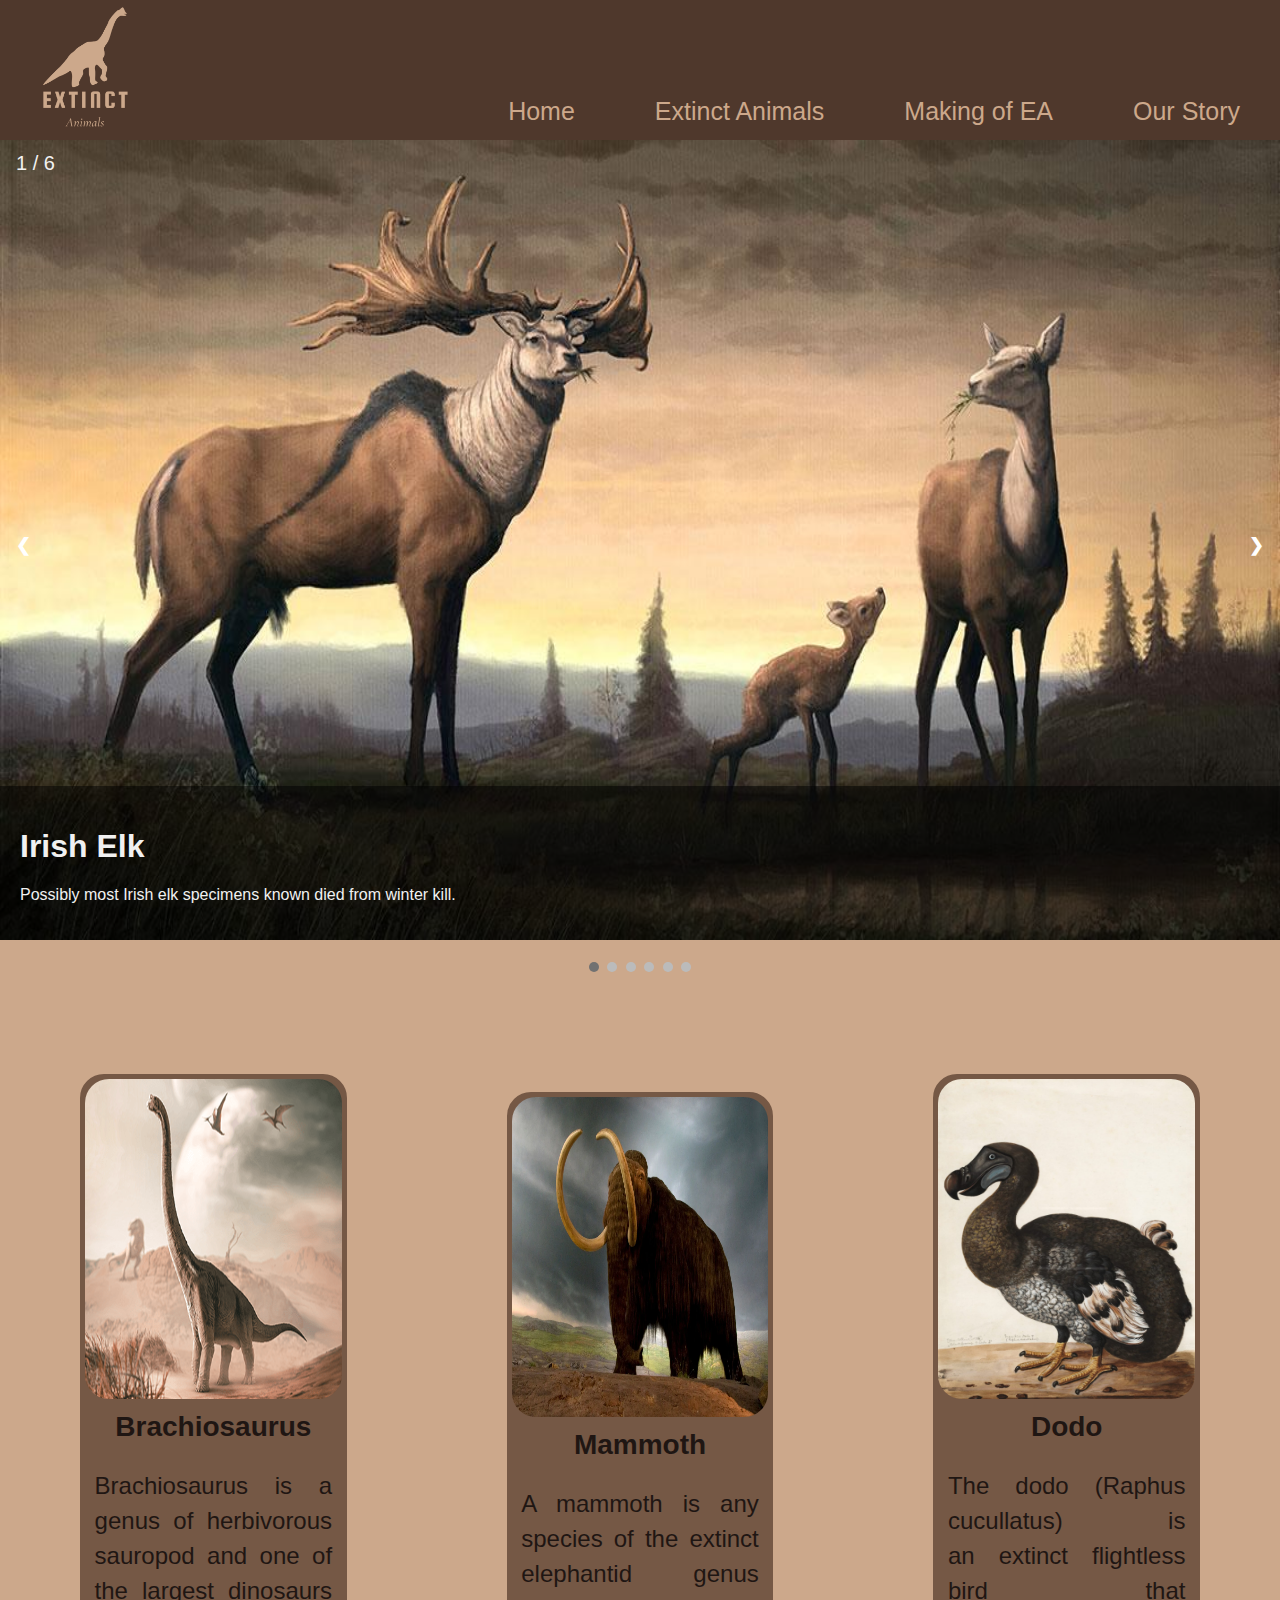
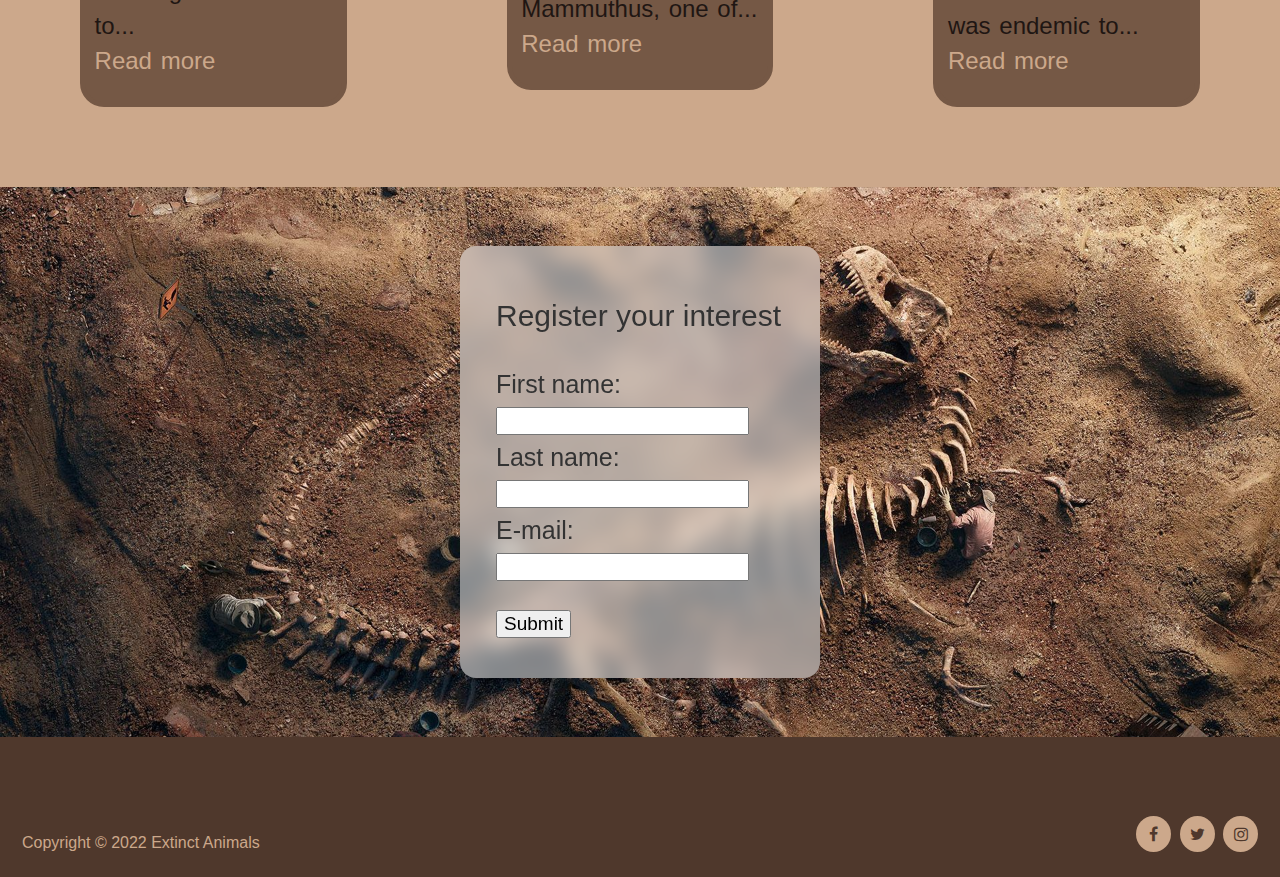
<file: index.html>
<!--Resolution 1920x1080-->
<!--Shooq Janahi 202001753, Nada Alawadhi 202100024, Rabab Abbas 202203500-->
<html>
    <head>
        <title>Extinct Animals</title>
        <link rel="stylesheet" href="style.css">
        <!-- style for social media icons-->
        <link rel="stylesheet" href="https://cdnjs.cloudflare.com/ajax/libs/font-awesome/4.7.0/css/font-awesome.min.css">
    </head>
    
    <body>
        <!--this is the header. all pages have the same header-->
        <div id="Header">
            <!--logo-->
            <img src="images/logo.png" alt="Brontosaurus dinosaur logo">
            <div id="showname"></div>
            <!--this is where the Navigation bar start-->
            <div class="navbar">
                <a href="index.html">Home</a>
                <!--a drop down menu which contain the subTopic pages-->
                <div class="dropdown">
                    <button class="dropbtn" onclick="DD_Function()">Extinct Animals</button> <!--the title of the dropdown-->
                    <div class="dropdown-content" id="myDropdown">
                        <a href="Brachiosaurus.html">Brachiosaurus</a>
                        <a href="Mammoth.html">Mammoth</a>
                        <a href="dodo.html">Dodo</a>
                    </div>
                </div> 
                <a href="Making%20Of%20EA.html">Making of EA</a>
                <a href="Our%20Story.html">Our Story</a>
            </div>
        </div> 
            <!--explaining the website overview though a slideshow-->
         <div class="Slideshow_Container">
             <!-- one picture of slide show-->
             <div class="MySlides fade">
                <div class="Number_Text">1 / 6</div> <!--each picture is numbered to tell the user the amout of pictures he has left to go thourgh-->
                <img class="slideshow-img" src="images/Irish_Elk.jpeg" alt="Irish Elk">
                <div class="content">
                    <h1>Irish Elk</h1> <!--the name of the animal-->
                    <p>Possibly most Irish elk specimens known died from winter kill.</p> <!--A thesis statement that puts the main idea of their nature-->
                </div>
            </div>
                <!-- the second picture-->
            <div class="MySlides fade">
                <div class="Number_Text">2 / 6</div> <!--each picture is numbered to tell the user the amout of pictures he has left to go thourgh-->
                <img class="slideshow-img" src="images/Tyrannosaurus.png" alt="Tyrannosaurus">
                <div class="content">
                    <h1>Tyrannosaurus</h1> <!--the name of the animal-->
                    <p>This animal had a mouth full of serrated teeth.</p> <!--A thesis statement that puts the main idea of their nature-->
                </div>
            </div>
             <!--the third picture-->
            <div class="MySlides fade">
                <div class="Number_Text">3 / 6</div> <!--each picture is numbered to tell the user the amout of pictures he has left to go thourgh-->
                <img class="slideshow-img" src="images/Nasutoceratops.jpeg" alt="Nasutoceratops">
                <div class="content">
                    <h1>Nasutoceratops</h1>  <!--the name of the animal-->
                    <p>Due to their heavier built size they lacked fast mobilization</p> <!--A thesis statement that puts the main idea of their nature-->
                </div>
            </div>
            <!--the fourth picture-->
            <div class="MySlides fade">
                <div class="Number_Text">4 / 6</div> <!--each picture is numbered to tell the user the amout of pictures he has left to go thourgh-->
                <img class="slideshow-img" src="images/Great_auk.jpeg" alt="Great auk">
                <div class="content">
                    <h1>Great auk</h1> <!--the name of the animal-->
                    <p>This animal had a thick fat layer which helped protect them from the severely cold conditions where it lived.</p> <!--A thesis statement that puts the main idea of their nature-->
                </div>
            </div>
           <!-- the fifth picture-->
            <div class="MySlides fade">
                <div class="Number_Text">5 / 6</div> <!--each picture is numbered to tell the user the amout of pictures he has left to go thourgh-->
                <img class="slideshow-img" src="images/Western_black_rhinoceros.jpeg" alt="Western black rhinoceros">
                <div class="content">
                    <h1>Western black rhinoceros</h1>  <!--the name of the animal-->
                    <p>The Western black rhino has two large horns, with the front horn being the largest of the two.</p> <!--A thesis statement that puts the main idea of their nature-->
                </div>
            </div>
            <!-- the sixth picture-->
            <div class="MySlides fade">
                <div class="Number_Text">6 / 6</div> <!--each picture is numbered to tell the user the amout of pictures he has left to go thourgh-->
                <img class="slideshow-img" src="images/Troodon.jpeg" alt="Troodon">
                <div class="content">
                    <h1>Troodon</h1> <!--the name of the animal-->
                    <p>This dinosaur is believed to be among the most intelligent dinosaurs.</p> <!--A thesis statement that puts the main idea of their nature-->
                </div>
            </div>
             <!--buttons to be able to move in between picture-->
             <a class="prev" onclick="plusSlides(-1)">❮</a>
             <a class="next" onclick="plusSlides(1)">❯</a>
            
        </div>
        
        <br>
        <!--dots is another way to tell the user on which picture he's in-->
        <div id="div-dot">
          <span class="dot" onclick="currentSlide(1)"></span> 
          <span class="dot" onclick="currentSlide(2)"></span> 
          <span class="dot" onclick="currentSlide(3)"></span> 
          <span class="dot" onclick="currentSlide(4)"></span> 
          <span class="dot" onclick="currentSlide(5)"></span> 
          <span class="dot" onclick="currentSlide(6)"></span> 
        </div>
        
        <br>
        <!--a section dedicated to the three subtopics-->
        <div id="Subs">
            <!--each subtopic is wrappped in a div-->
            <div class="Sub_topics"> <!--Brachiosaurus section-->
                <img src="images/Brachiosaurus0.jpeg" alt="Brachiosaurus"> <!--an image to give the user a view of how the animal look like-->
                <p class="subs_titles">Brachiosaurus</p>
                <!--a brief introduction of the animal-->
                <p class="introduction">
                    Brachiosaurus is a genus of herbivorous sauropod and one of the largest dinosaurs to... 
                    <br><a href="Brachiosaurus.html">Read more</a> <!--a "Read more" in which serve as a link to the topic page-->
                </p>
            </div>
            <!--mammoth section-->
            <div class="Sub_topics">
                <img src="images/mammoth0.webp" alt="mammoth"> <!--an image to give the user a view of how the animal look like-->
                <p class="subs_titles">Mammoth</p>
                <!--a brief introduction of the animal-->
                <p class="introduction">
                    A mammoth is any species of the extinct elephantid genus Mammuthus, one of...
                    <br><a href="Mammoth.html">Read more</a> <!--a "Read more" in which serve as a link to the topic page-->
                </p>
            </div>
            <!--Dodo Section-->
            <div class="Sub_topics">
                <img src="images/dodo0.jpeg" alt="dodo bird"> <!--an image to give the user a view of how the animal look like-->
                <p class="subs_titles">Dodo</p>
                <!--a brief introduction of the animal-->
                <p class="introduction">
                    The dodo (Raphus cucullatus) is an extinct flightless bird that was endemic to...
                    <br><a href="dodo.html">Read more</a> <!--a "Read more" in which serve as a link to the topic page-->
                </p>
            </div>
            
        </div>
        
            <!--the register your interest form. so the user could receive update on his email-->    
        <div id="Form_container">
            <div id="Form">
                <p id="Form_title">Register your interest</ p> <!--the title of the form-->
                <form>
                    <label for="fname">First name:</label><br> <!--asking for the users first name-->
                    <input type="text" id="fname" name="fname"><br> <!--a text box for the user to enter his first name-->
                    <label for="lname">Last name:</label><br> <!--asking for the users last name-->
                    <input type="text" id="lname" name="lname"><br> <!--a text box for the user to enter his last name-->
                    <label for="email">E-mail:</label><br> <!--asking for the users email-->
                    <input type="text" id="email" name="email"><br><br> <!--a text box for the user to enter his email-->
                    <input type="button" value="Submit" onclick="InterestForm()"> <!--a sumit buttom so the entered data ca be saved-->
                </form>
                <div id="Form_respond"></div> <!--once the user submit his respond the form output an error or successful message-->
            </div>
        </div>
        
        <!--this is a footer. all pages have the same footer-->
        <div id="Footer">
            <br>
            <span id="copyright">Copyright © 2022 Extinct Animals</span> <!--a copy right message. in which grant us the creators the right to protect our work from theft-->
            <!--links to the social media platform-->
            <div id="Social_Media">
                <a href="https://www.facebook.com/" class="fa fa-facebook"></a>
                <a href="https://twitter.com/" class="fa fa-twitter"></a>
                <a href="https://www.instagram.com/" class="fa fa-instagram"></a>
            </div>
        </div>
        
    </body>
    
    
    
    
    
    <!--a javascript link-->
    <script src="script.js"></script>

</html>
</file>
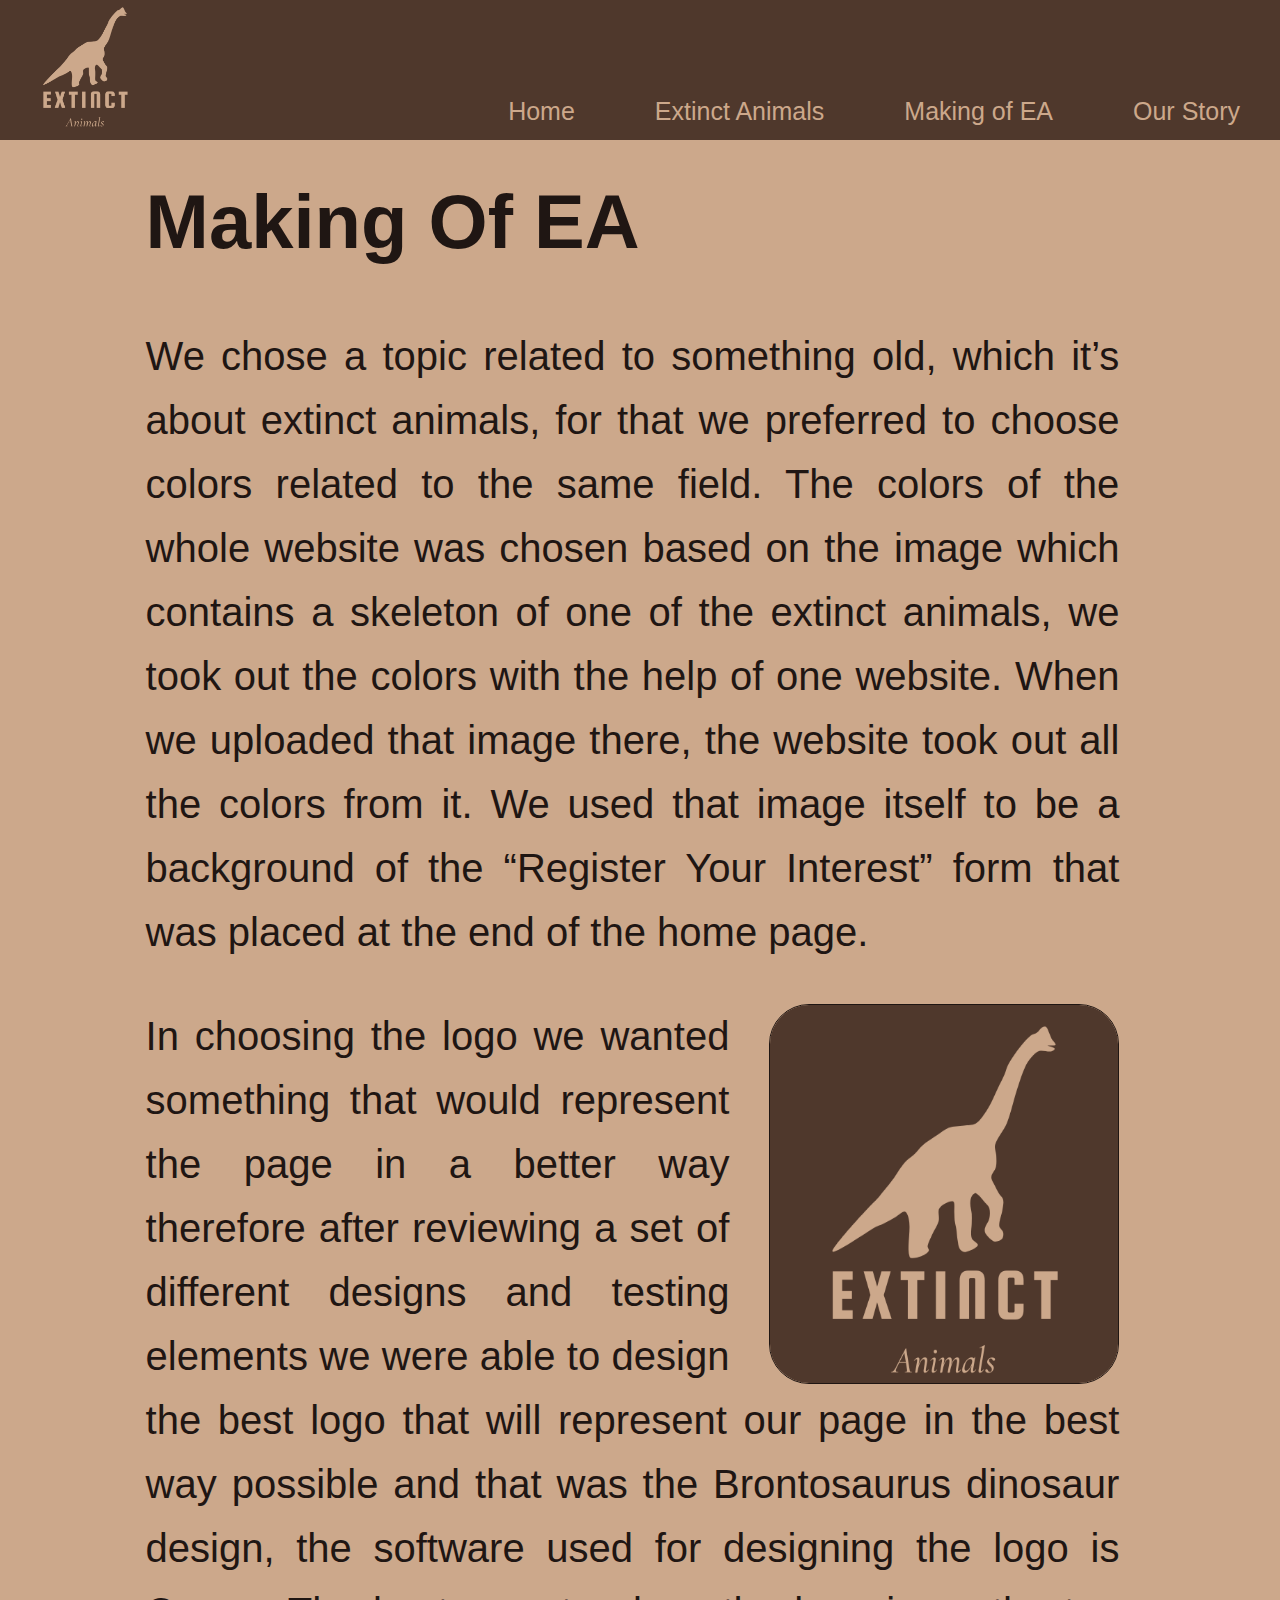
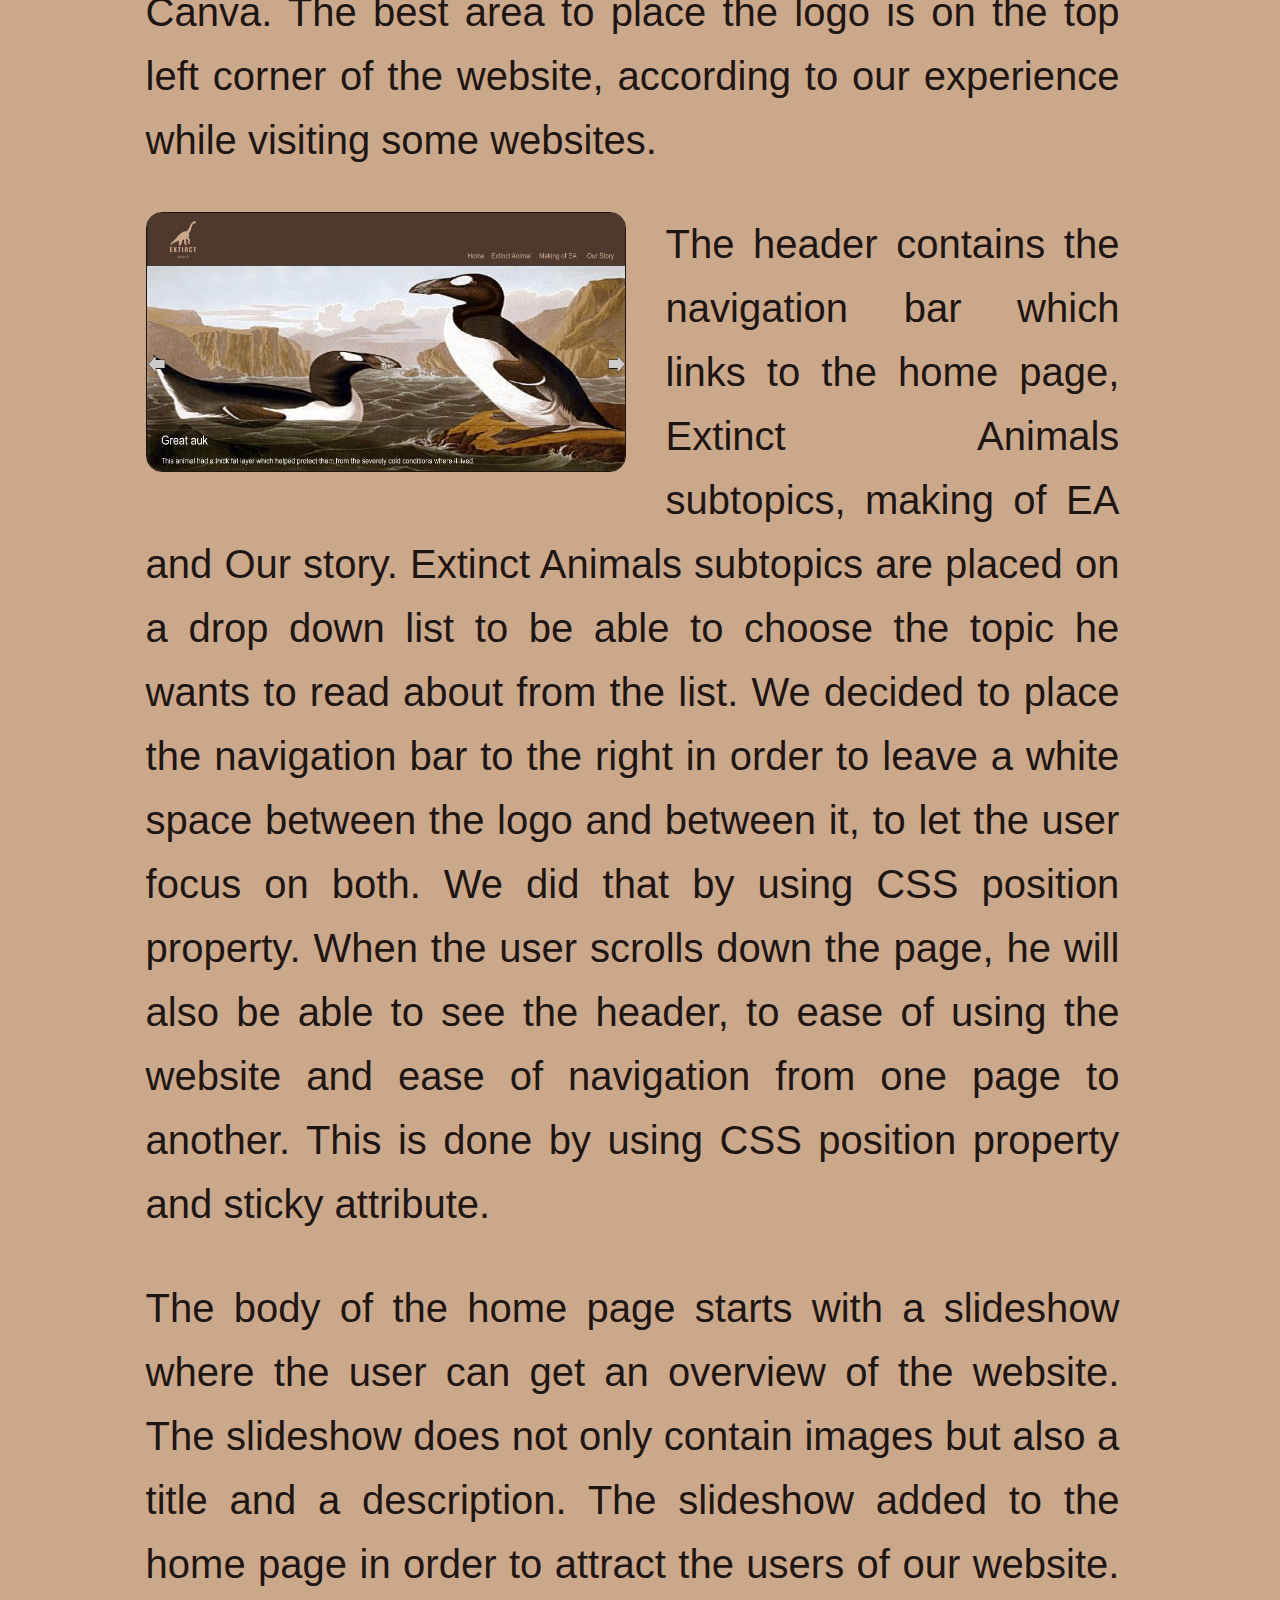
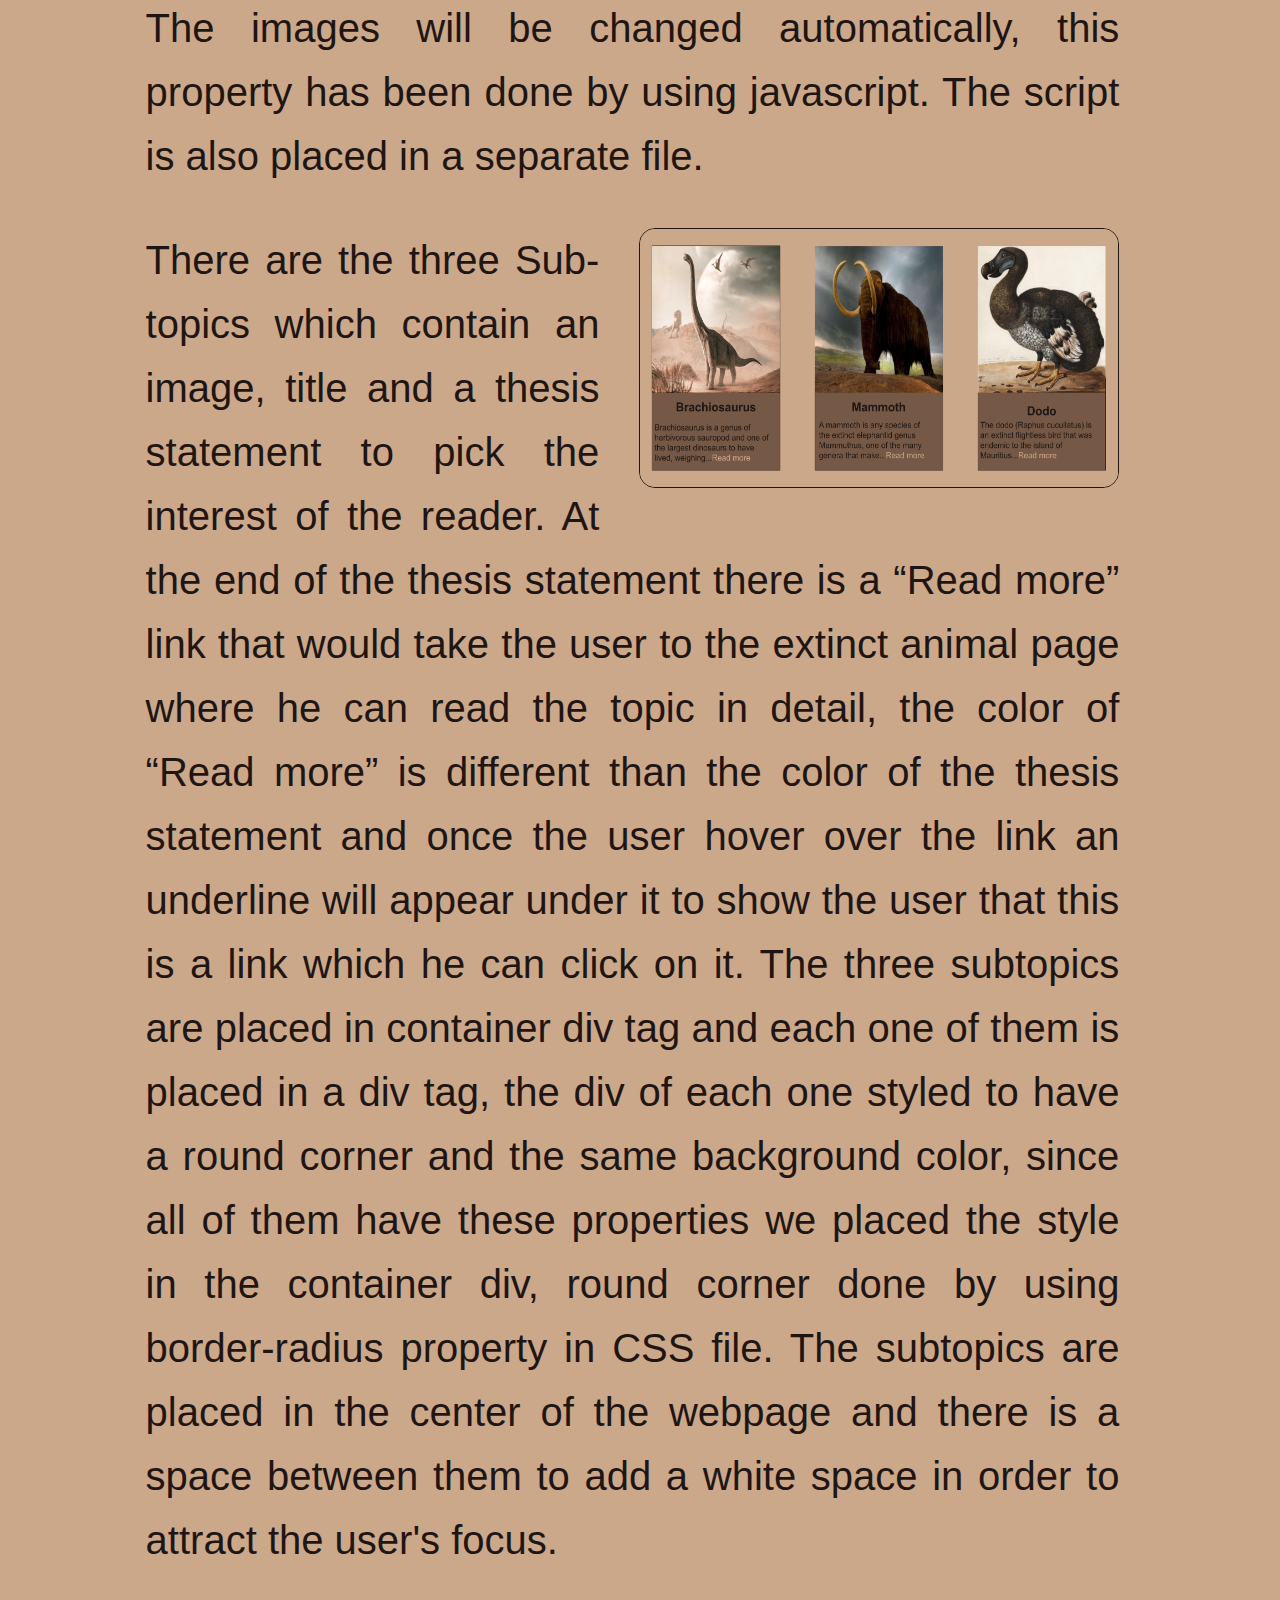
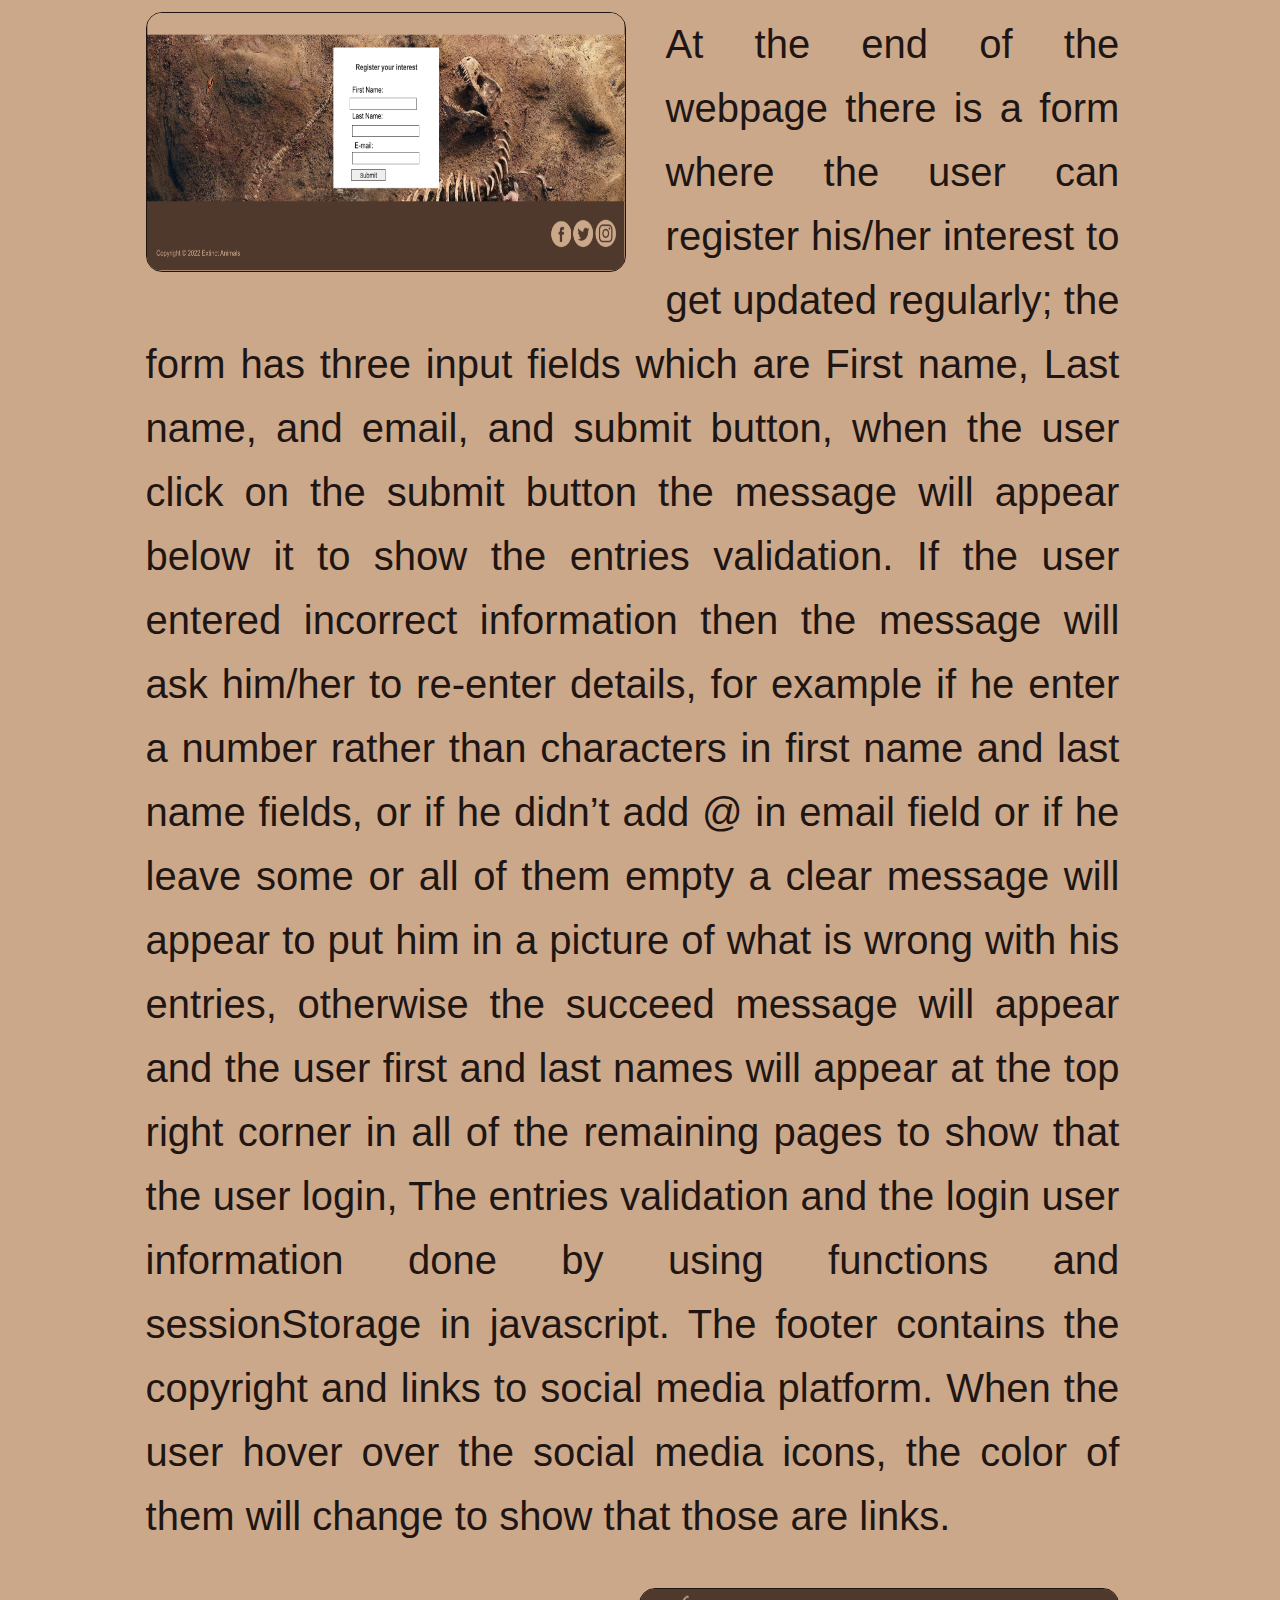
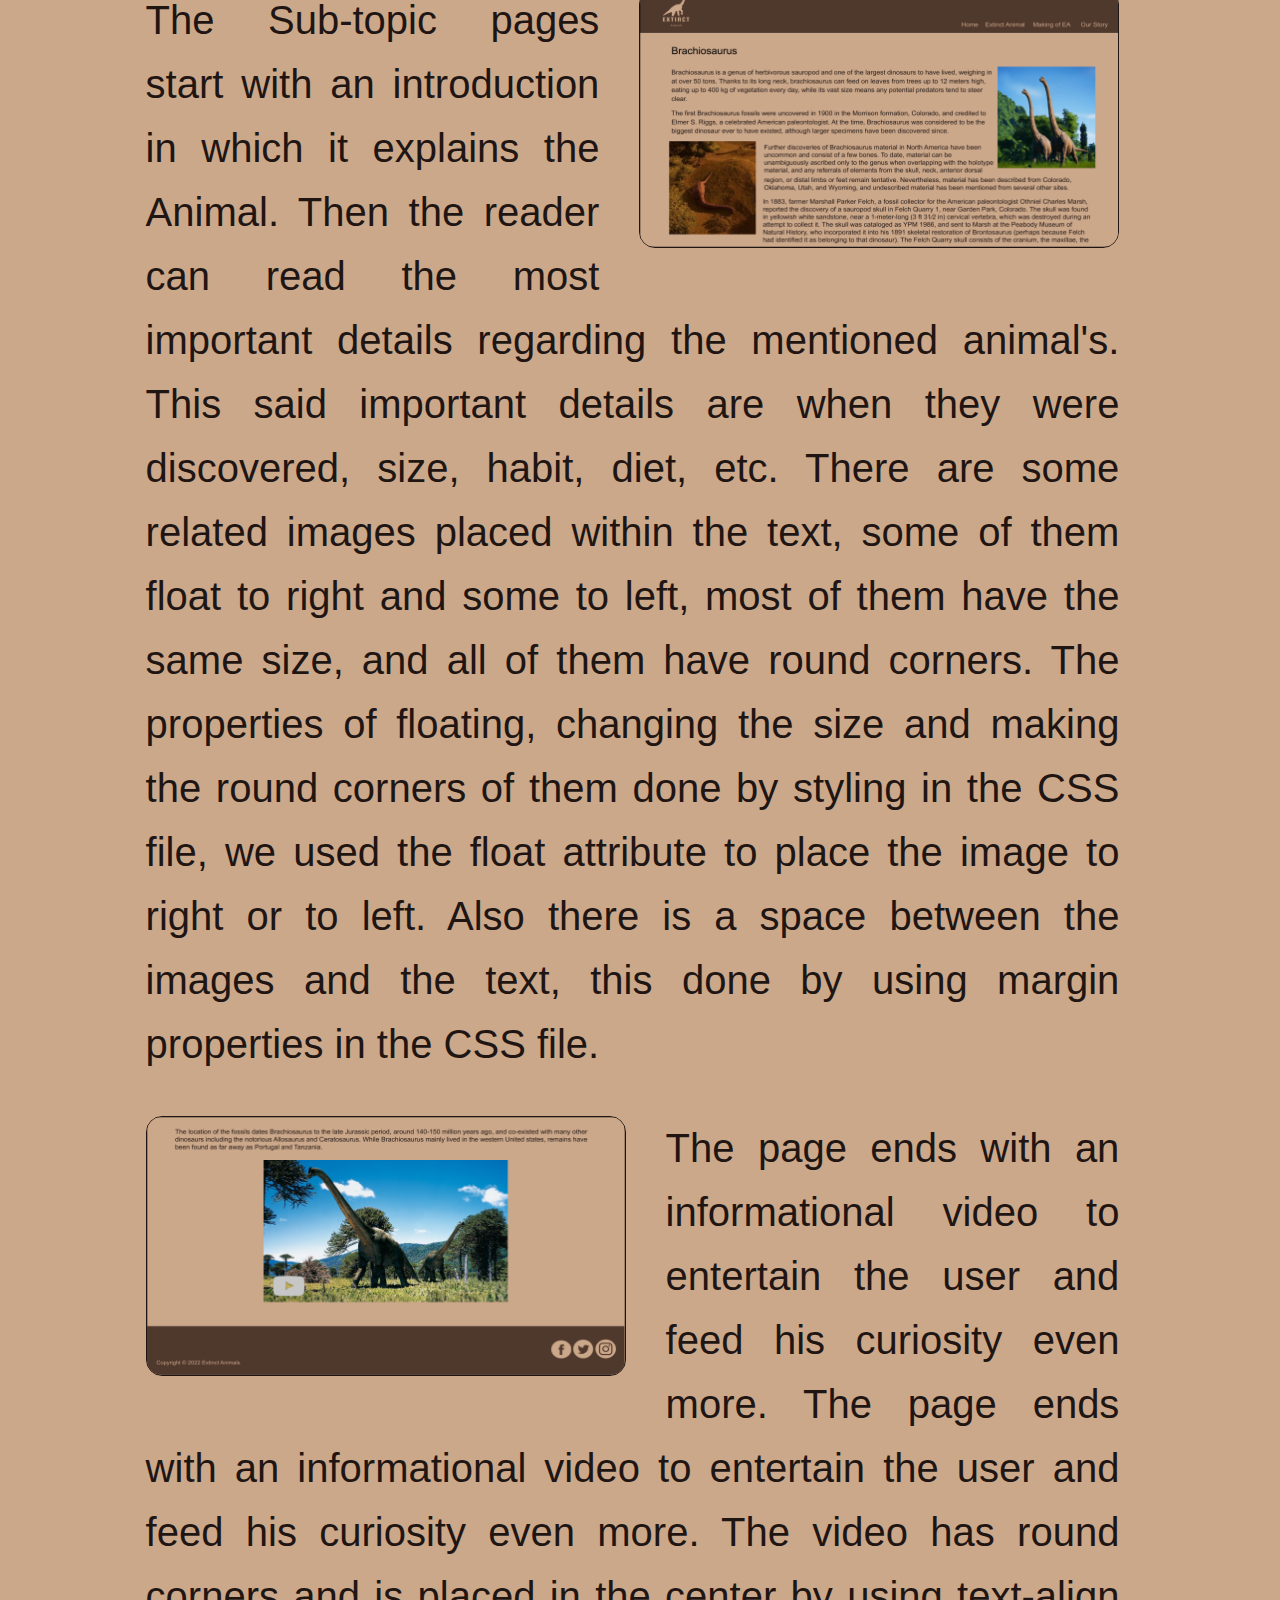
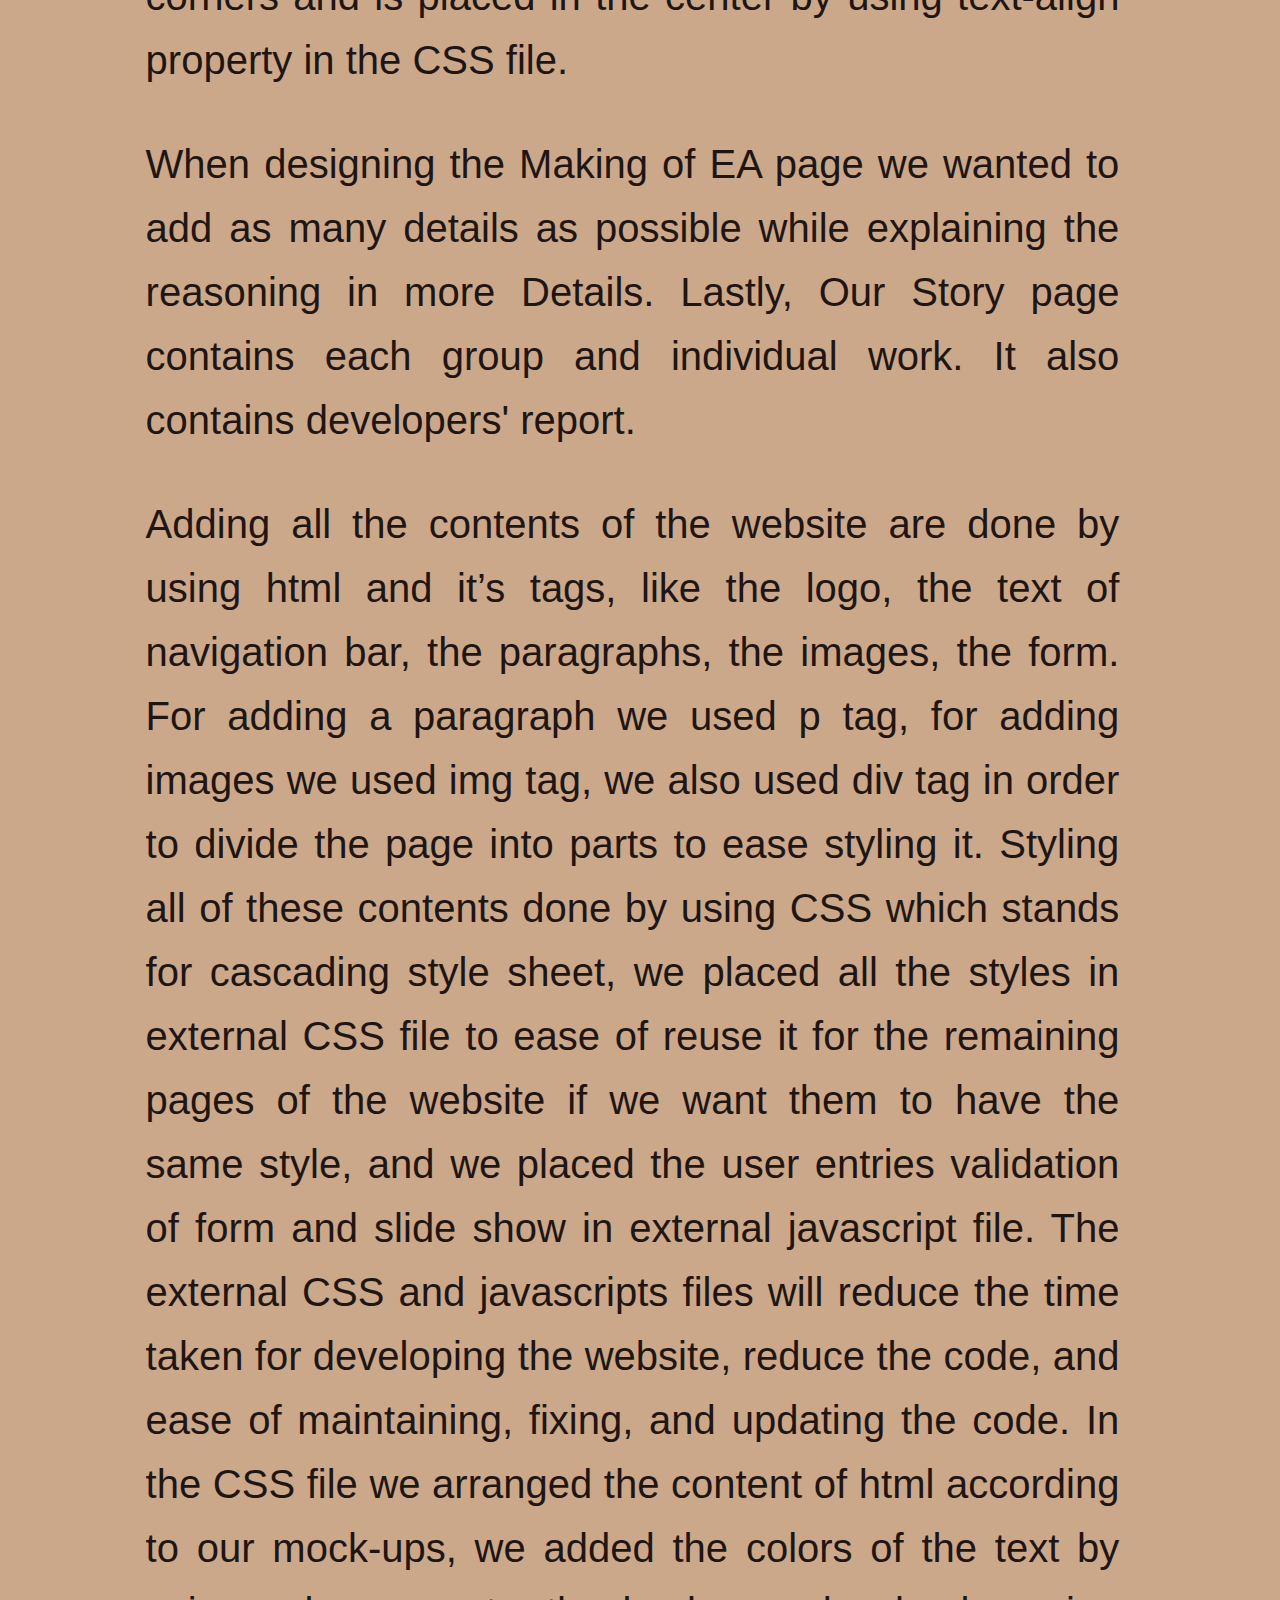
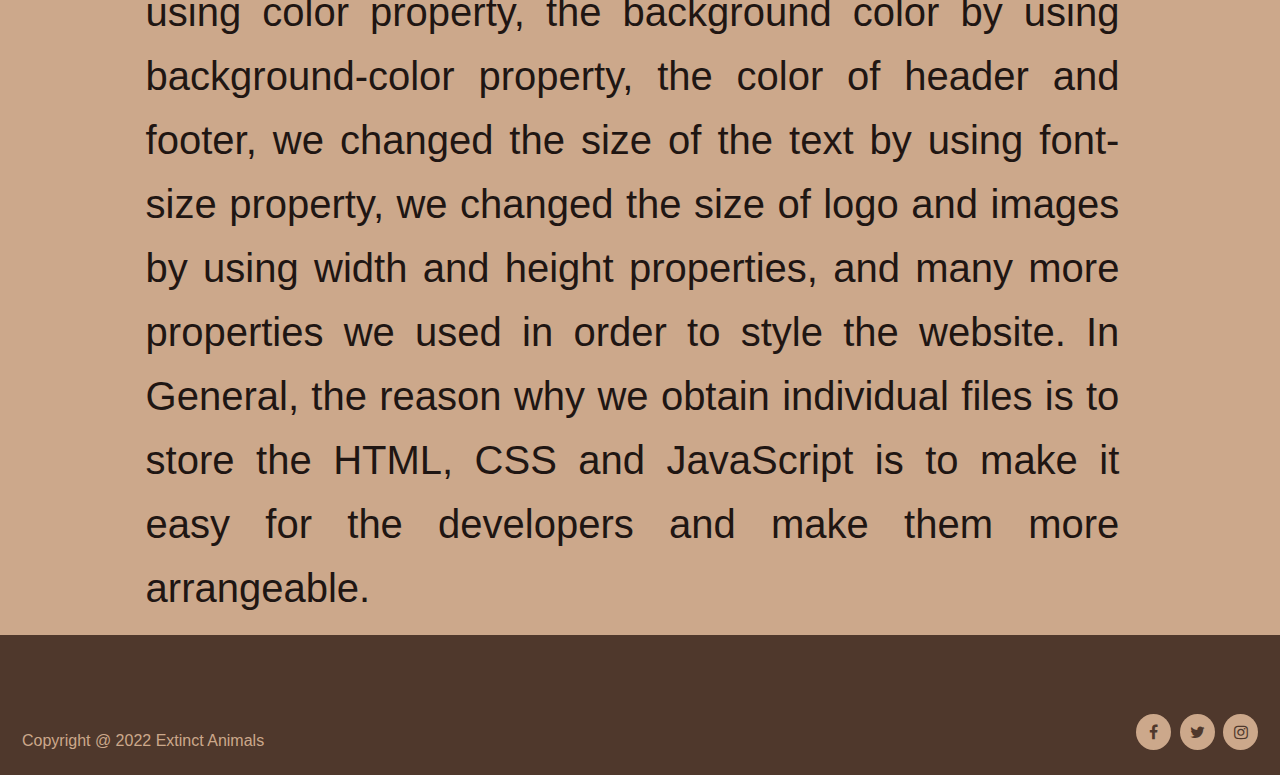
<file: Making Of EA.html>
<!--Resolution 1920x1080-->
<!--Shooq Janahi 202001753, Nada Alawadhi 202100024, Rabab Abbas 202203500-->
<html>
    <head>
        <title>Making of Extinct Animals</title>
        <link rel="stylesheet" href="style.css">
        <link rel="stylesheet" href="https://cdnjs.cloudflare.com/ajax/libs/font-awesome/4.7.0/css/font-awesome.min.css">
    </head>
    
    <body onload="DisplayName()">
        
        
        <div id="Header">
            <img src="images/logo.png" alt="Brontosaurus dinosaur logo">
            <div id="showname"></div>
            <div class="navbar">
                <a href="index.html">Home</a>
                <div class="dropdown">
                    <button class="dropbtn" onclick="DD_Function()">Extinct Animals</button>
                    <div class="dropdown-content" id="myDropdown">
                        <a href="Brachiosaurus.html">Brachiosaurus</a>
                        <a href="Mammoth.html">Mammoth</a>
                        <a href="dodo.html">Dodo</a>
                    </div>
                </div> 
                <a href="Making%20Of%20EA.html">Making of EA</a>
                <a href="Our%20Story.html">Our Story</a>
            </div>
        </div>  
       
<!-- Shooq's code start here -->
        <div id ="outer-container">   <!--div for all-->
            
            <div id="sidebar"></div>
            
            <div id="content"><!-- content of sub topic-->
                
                <div id="subtitle">Making Of EA</div><!--page title-->
                <p>
                    We chose a topic related to something old, which it’s about extinct animals, for that we preferred to choose colors related to the same field. The colors of the whole website was chosen based on the image which contains a skeleton of one of the extinct animals, we took out the colors with the help of one website. When we uploaded that image there, the website took out all the colors from it. We used that image itself to be a background of the “Register Your Interest” form that was placed at the end of the home page.
                
                </p>
                <!---------------------------------------- the logo ------------------------------------------>
                <img class="vertical_img right_img" src="images/logo.png" alt="Brontosaurus dinosaur logo">
                
                <p>
                     In choosing the logo we wanted something that would represent the page in a better way therefore after reviewing a set of different designs and testing elements we were able to design the best logo that will represent our page in the best way possible and that was the Brontosaurus dinosaur design, the software used for designing the logo is Canva. The best area to place the logo is on the top left corner of the website, according to our experience while visiting some websites.
                </p>
                
                <img class="horizontal_img left_img" src="images/Home%20Page%20layout.png">
                
                <p>
                    The header contains the navigation bar which links to the home page, Extinct Animals subtopics, making of EA and Our story. Extinct Animals subtopics are placed on a drop down list to be able to choose the topic he wants to read about from the list. We decided to place the navigation bar to the right in order to leave a white space between the logo and between it, to let the user focus on both. We did that by using CSS position property. When the user scrolls down the page, he will also be able to see the header, to ease of using the website and ease of navigation from one page to another. This is done by using CSS position property and sticky attribute.
                </p>

                <p>
                    The body of the home page starts with a slideshow where the user can get an overview of the website. The slideshow does not only contain images but also a title and a description. The slideshow added to the home page in order to attract the users of our website. The images will be changed automatically, this property has been done by using javascript. The script is also placed in a separate file.   
                </p>

                
                <img class="horizontal_img right_img" src="images/Sub%20topic%20Section.png">     
                
                <p>
                    There are the three Sub-topics which contain an image, title and a thesis statement to pick the interest of the reader. At the end of the thesis statement there is a “Read more” link that would take the user to the extinct animal page where he can read the topic in detail, the color of “Read more” is different than the color of the thesis statement and once the user hover over the link an underline will appear under it to show the user that this is a link which he can click on it. The three subtopics are placed in container div tag and each one of them is placed in a div tag, the div of each one styled to have a round corner and the same background color, since all of them have these properties we placed the style in the container div, round corner done by using border-radius property in CSS file. The subtopics are placed in the center of the webpage and there is a space between them to add a white space in order to attract the user's focus.
                </p>

                <!--image of the form and fotter Layout-->
                <img class="horizontal_img left_img" src="images/form%20and%20footer.png">
                
                <!--form-->
                <p>
                    At the end of the webpage there is a form where the user can register his/her interest to get updated regularly; the form has three input fields which are First name, Last name, and email, and submit button, when the user click on the submit button the message will appear below it to show the entries validation. If the user entered incorrect information then the message will ask him/her to re-enter details, for example if he enter a number rather than characters in first name and last name fields, or if he didn’t add @ in email field or if he leave some or all of them empty a clear message will appear to put him in a picture of what is wrong with his entries, otherwise the succeed message will appear and the user first and last names will appear at the top right corner in all of the remaining pages to show that the user login, The entries validation and the login user information done by using functions and sessionStorage in javascript.
                    The footer contains the copyright and links to social media platform. When the user hover over the social media icons, the color of them will change to show that those are links.      
                </p>
                
                <!--the start of the subtopic page (video, Details)-->
                <img class="horizontal_img right_img" src="images/Topic%20Page%20layout.png">
                
                <p>
                    The Sub-topic pages start with an introduction in which it explains the Animal. Then the reader can read the most important details regarding the mentioned animal's. This said important details are when they were discovered, size, habit, diet, etc. There are some related images placed within the text, some of them float to right and some to left, most of them have the same size, and all of them have round corners. The properties of floating, changing the size and making the round corners of them done by styling in the CSS file, we used the float attribute to place the image to right or to left. Also there is a space between the images and the text, this done by using margin properties in the CSS file. 
                </p>

                <!--The end of the Sub Topic page-->
                <img class="horizontal_img left_img" src="images/Topic%20Page%20layout%202.png" alt="The end page layout of the Sub-topic">
                
                <p>
                    The page ends with an informational video to entertain the user and feed his curiosity even more. The page ends with an informational video to entertain the user and feed his curiosity even more. The video has round corners and is placed in the center by using text-align property in the CSS file.  
                </p>
                
                <!--the making of page and our story-->      
                <p>
                    When designing the Making of EA page we wanted to add as many details as possible while explaining the reasoning in more Details. Lastly, Our Story page contains each group and individual work. It also contains developers' report.
                </p>

                <!--b. Impact of HTML, CSS, and JS code on maintainability of website-->
                <p>
                    Adding all the contents of the website are done by using html and it’s tags, like the logo, the text of navigation bar, the paragraphs, the images, the form. For adding a paragraph we used p tag, for adding images we used img tag, we also used div tag in order to divide the page into parts to ease styling it. Styling all of these contents done by using CSS which stands for cascading style sheet, we placed all the styles in external CSS file to ease of reuse it for the remaining pages of the website if we want them to have the same style, and we placed the user entries validation of form and slide show in external javascript file. The external CSS and javascripts files will reduce the time taken for developing the website, reduce the code, and ease of maintaining, fixing, and updating the code. In the CSS file we arranged the content of html according to our mock-ups, we added the colors of the text by using color property, the background color by using background-color property, the color of header and footer, we changed the size of the text by using font-size property, we changed the size of logo and images by using width and height properties, and many more properties we used in order to style the website.
                    In General, the reason why we obtain individual files is to store the HTML, CSS and JavaScript is to make it easy for the developers and make them more arrangeable.

                </p>
                
            </div>
            
            <div id="sidebar2"></div>
    
        </div> 
<!-- code finally end here -->
        
        
        <div id="Footer">
            <br>
            <span id="copyright">Copyright @ 2022 Extinct Animals</span>
            <div id="Social_Media">
                <a href="https://www.facebook.com/" class="fa fa-facebook"></a>
                <a href="https://twitter.com/" class="fa fa-twitter"></a>
                <a href="https://www.instagram.com/" class="fa fa-instagram"></a>
            </div>
        </div>
    </body>
    
    
    <script src="script.js"></script>
</html>
</file>
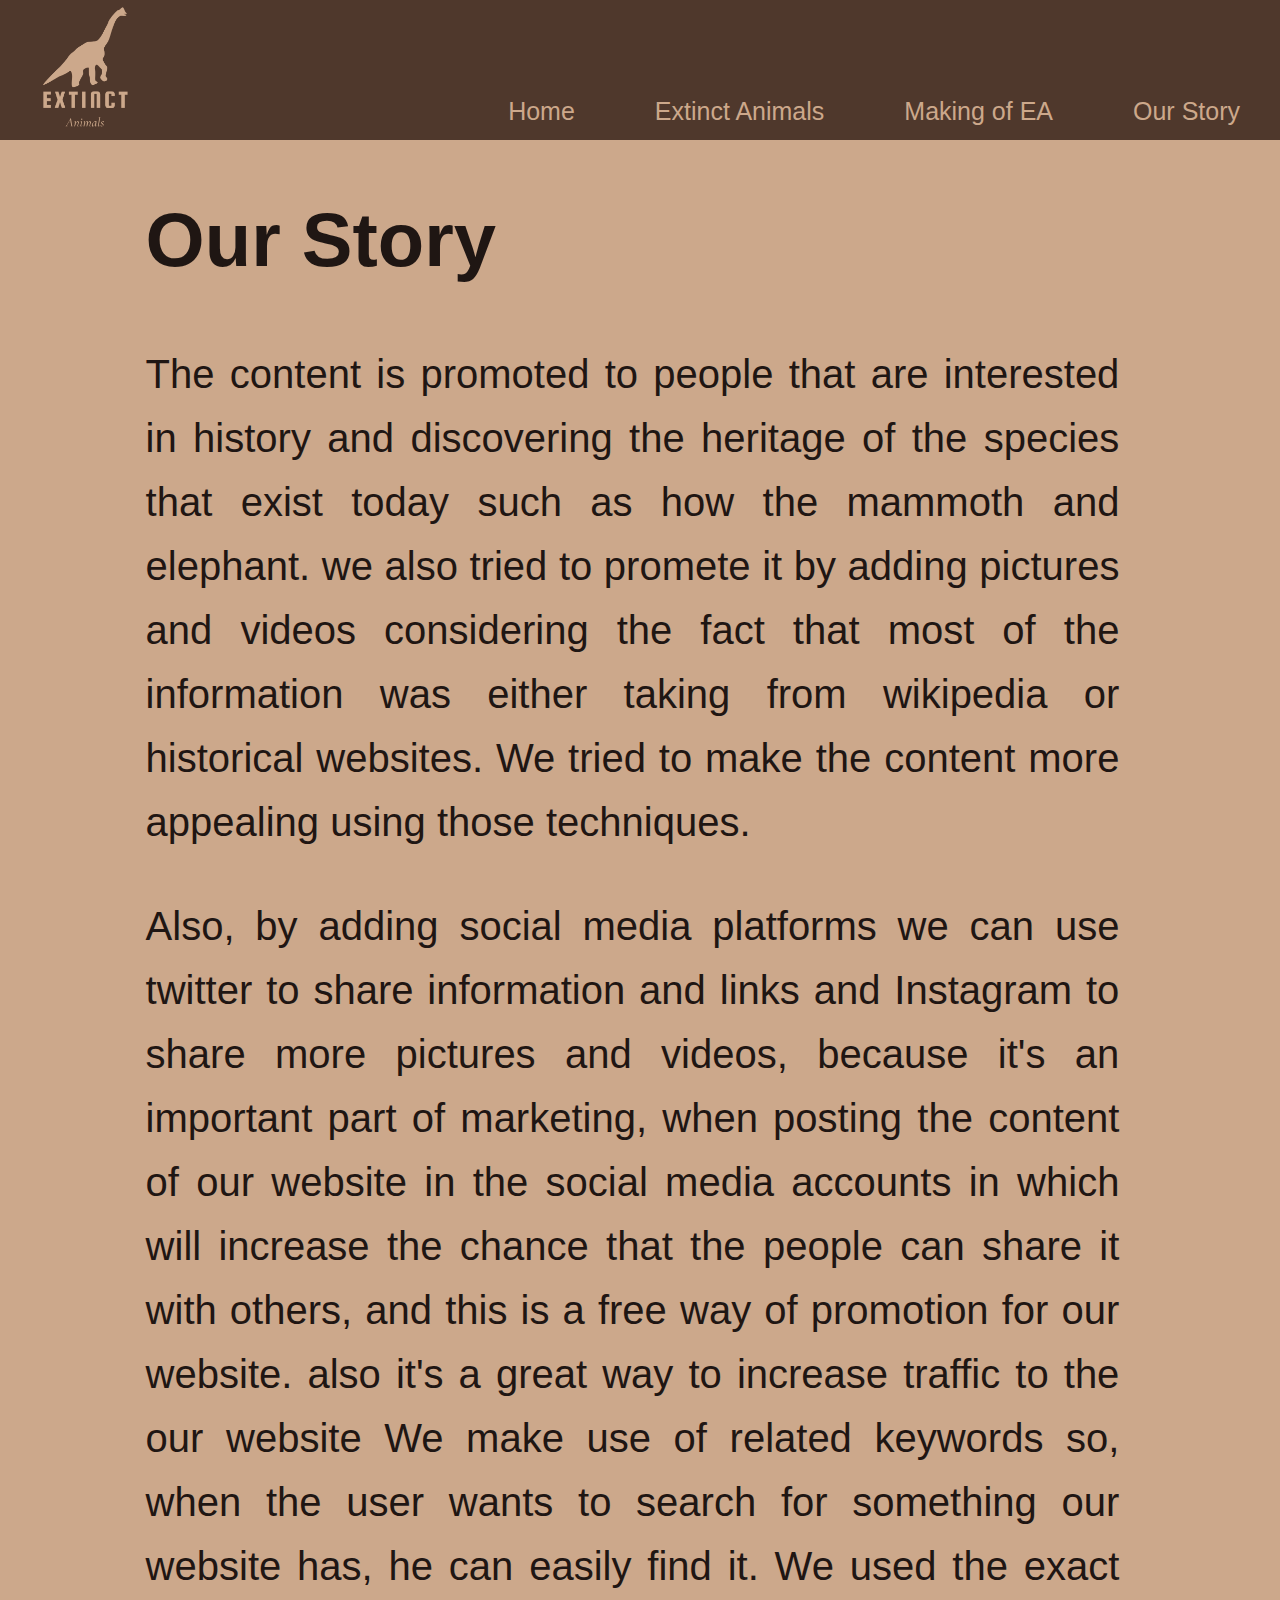
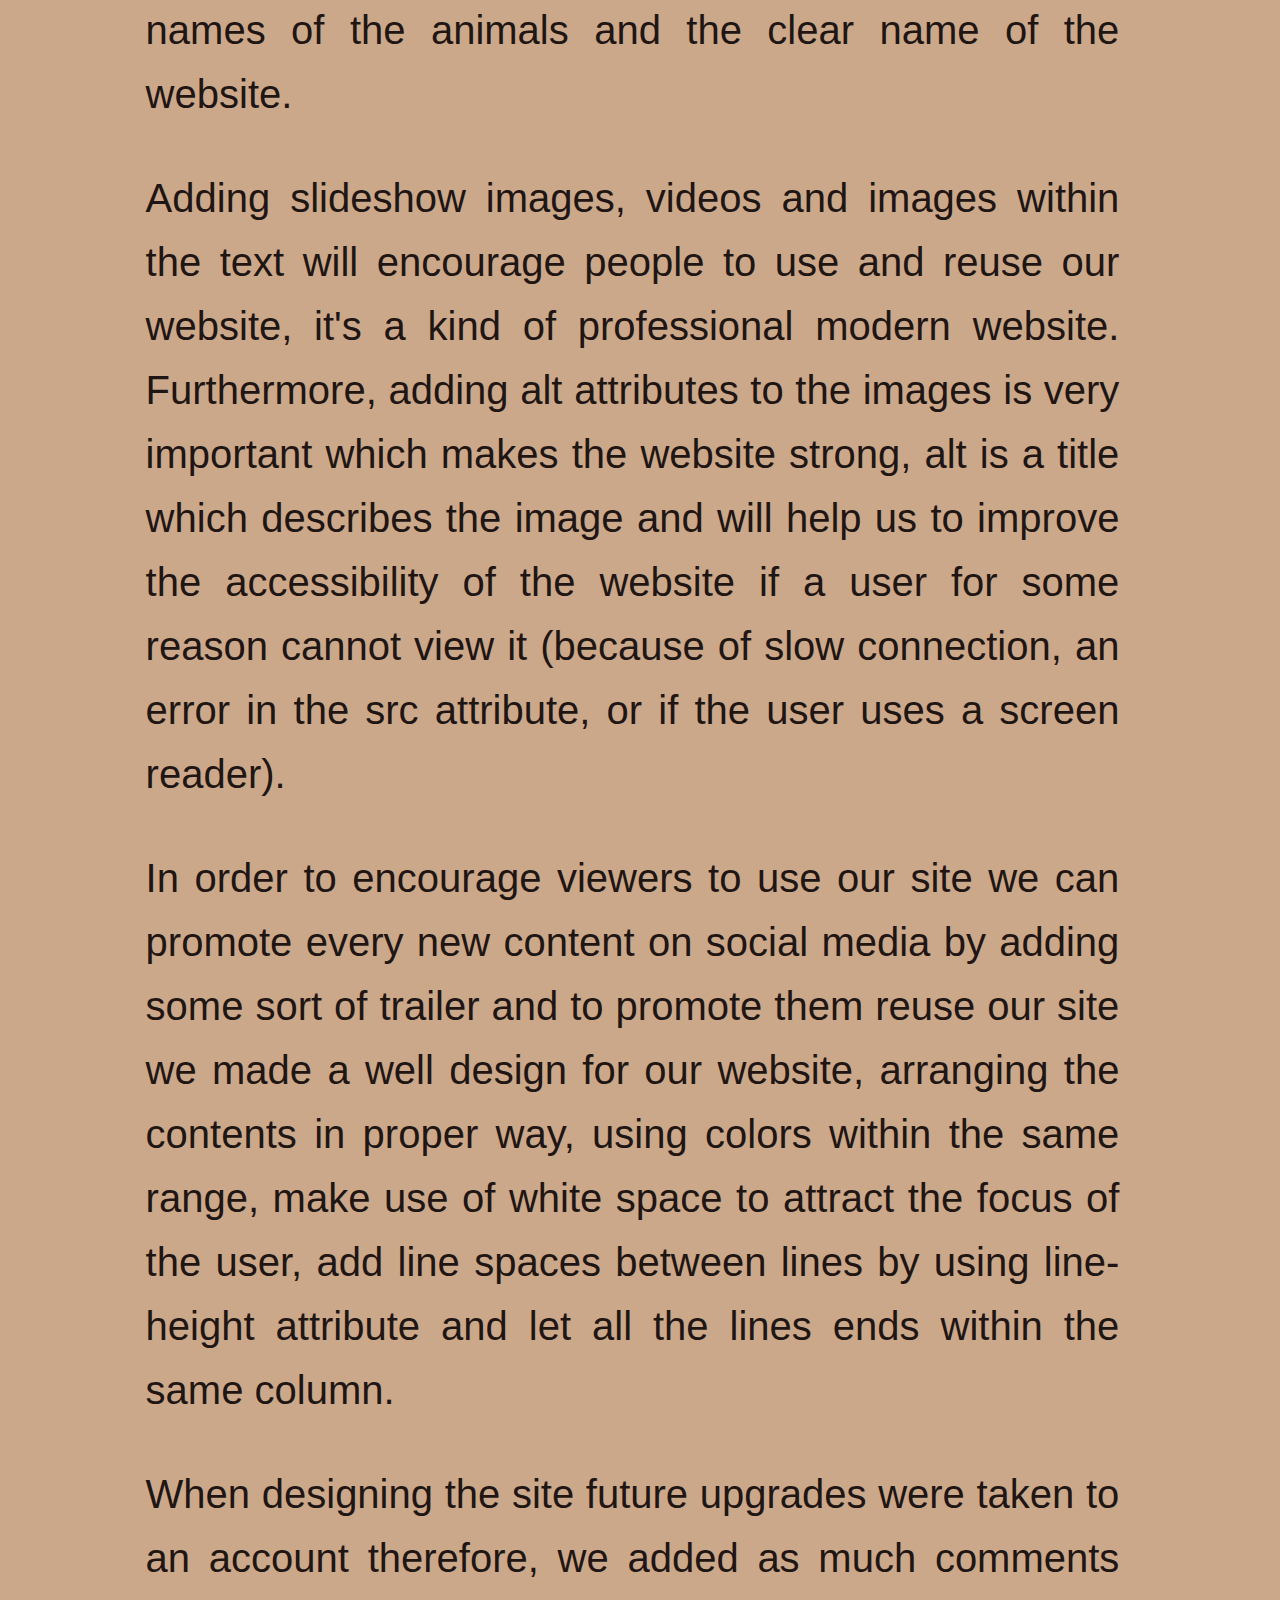
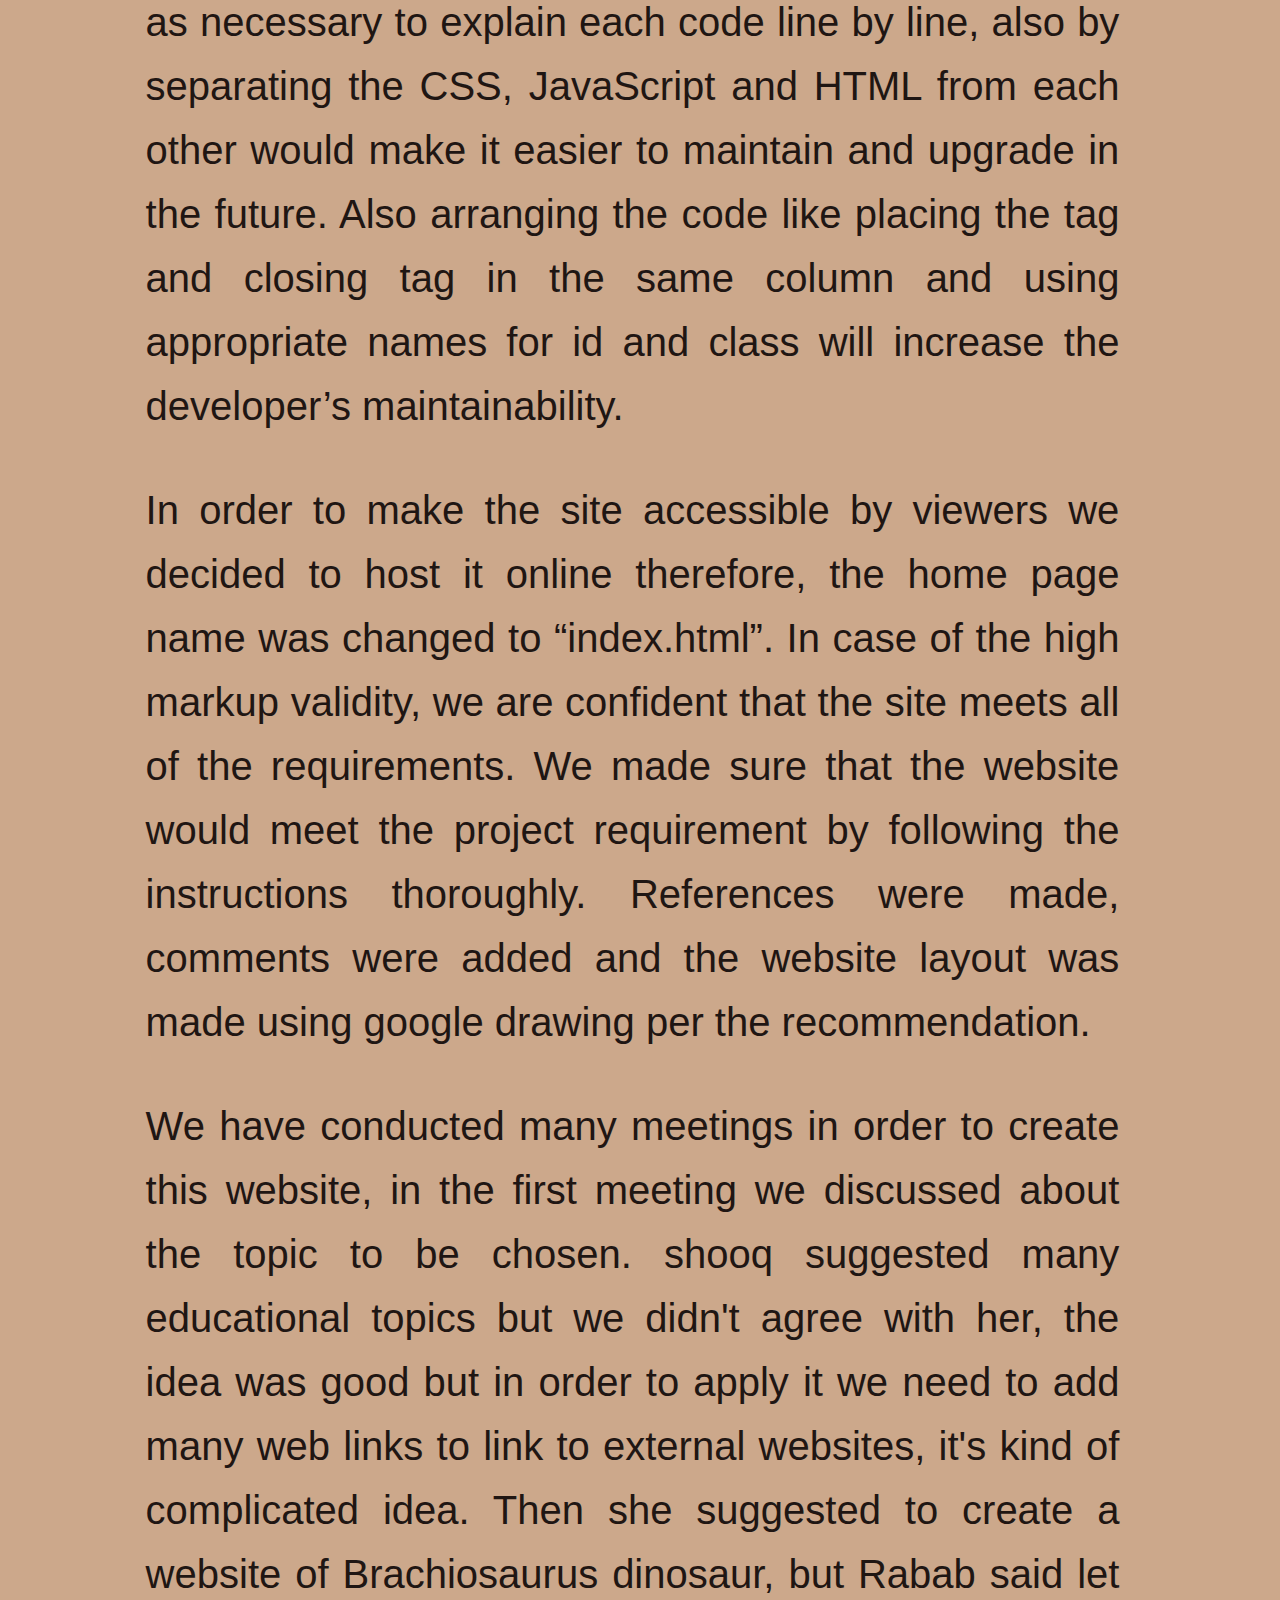
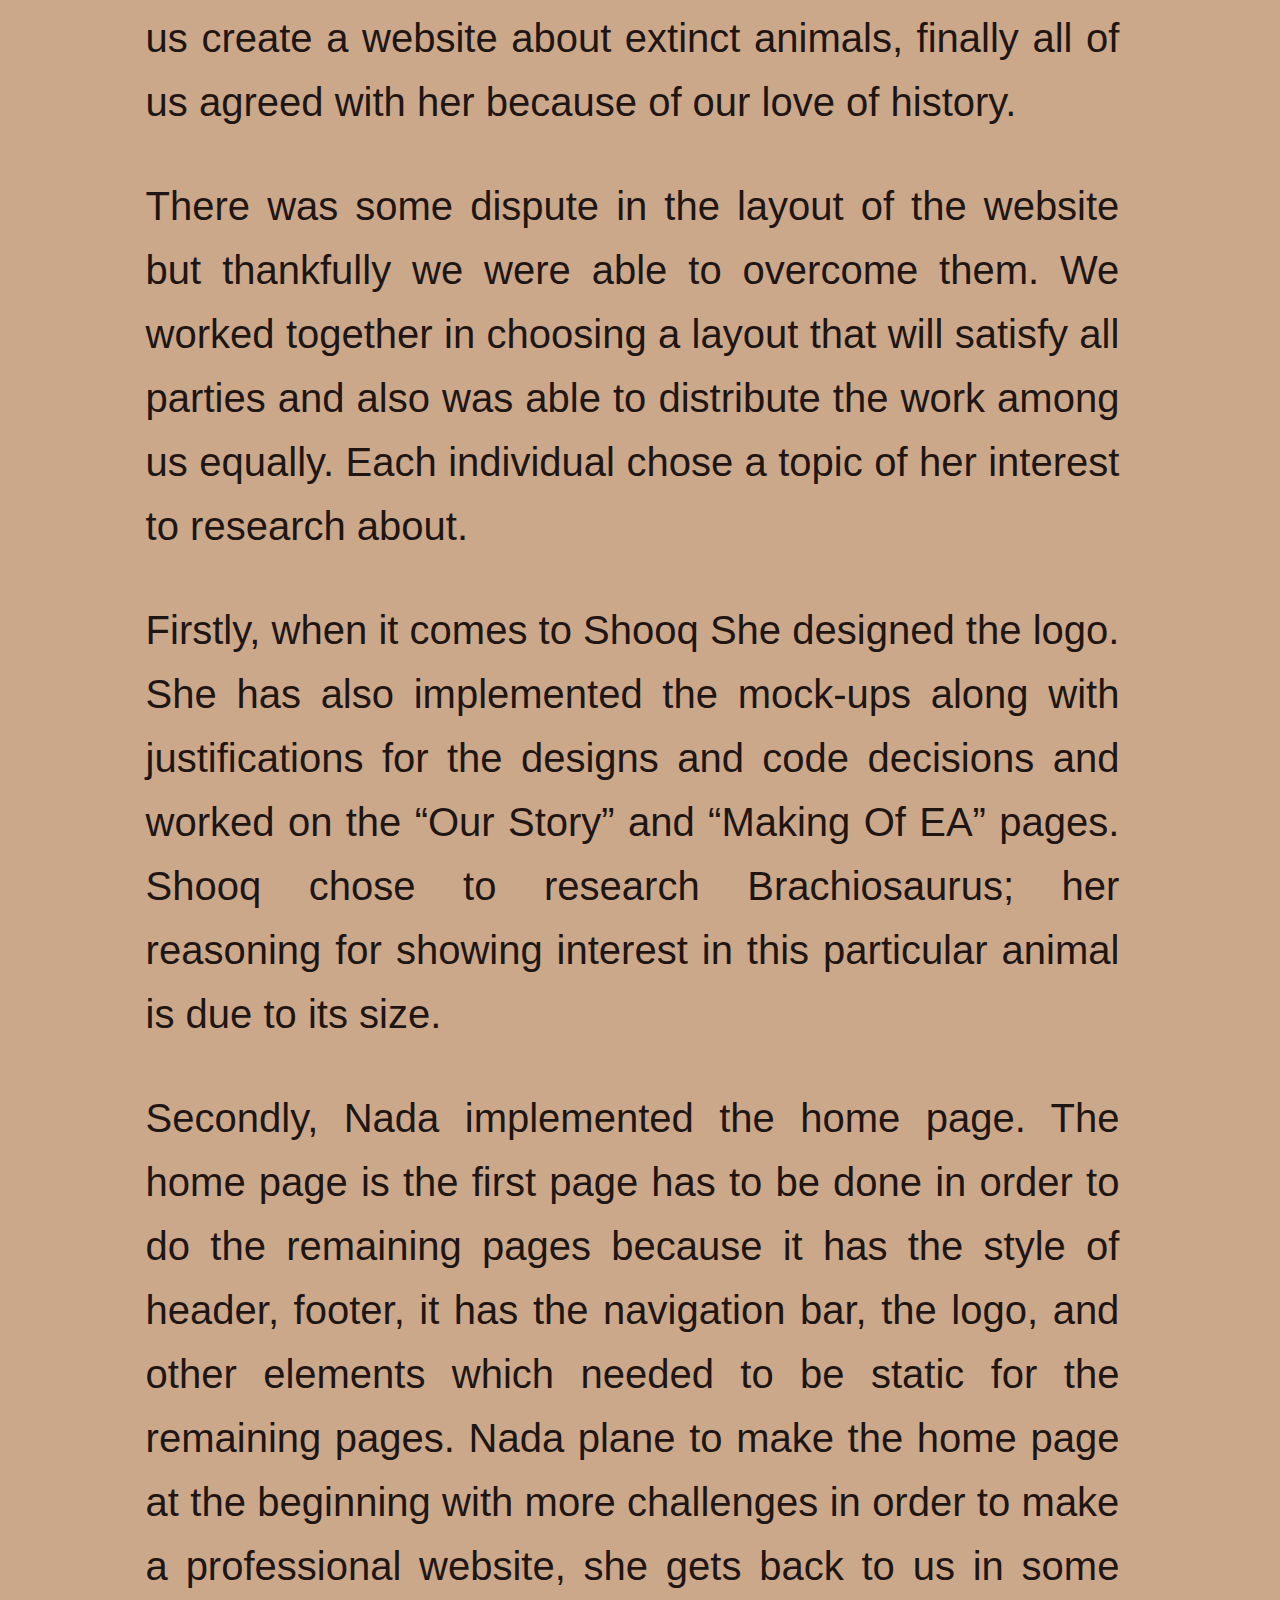
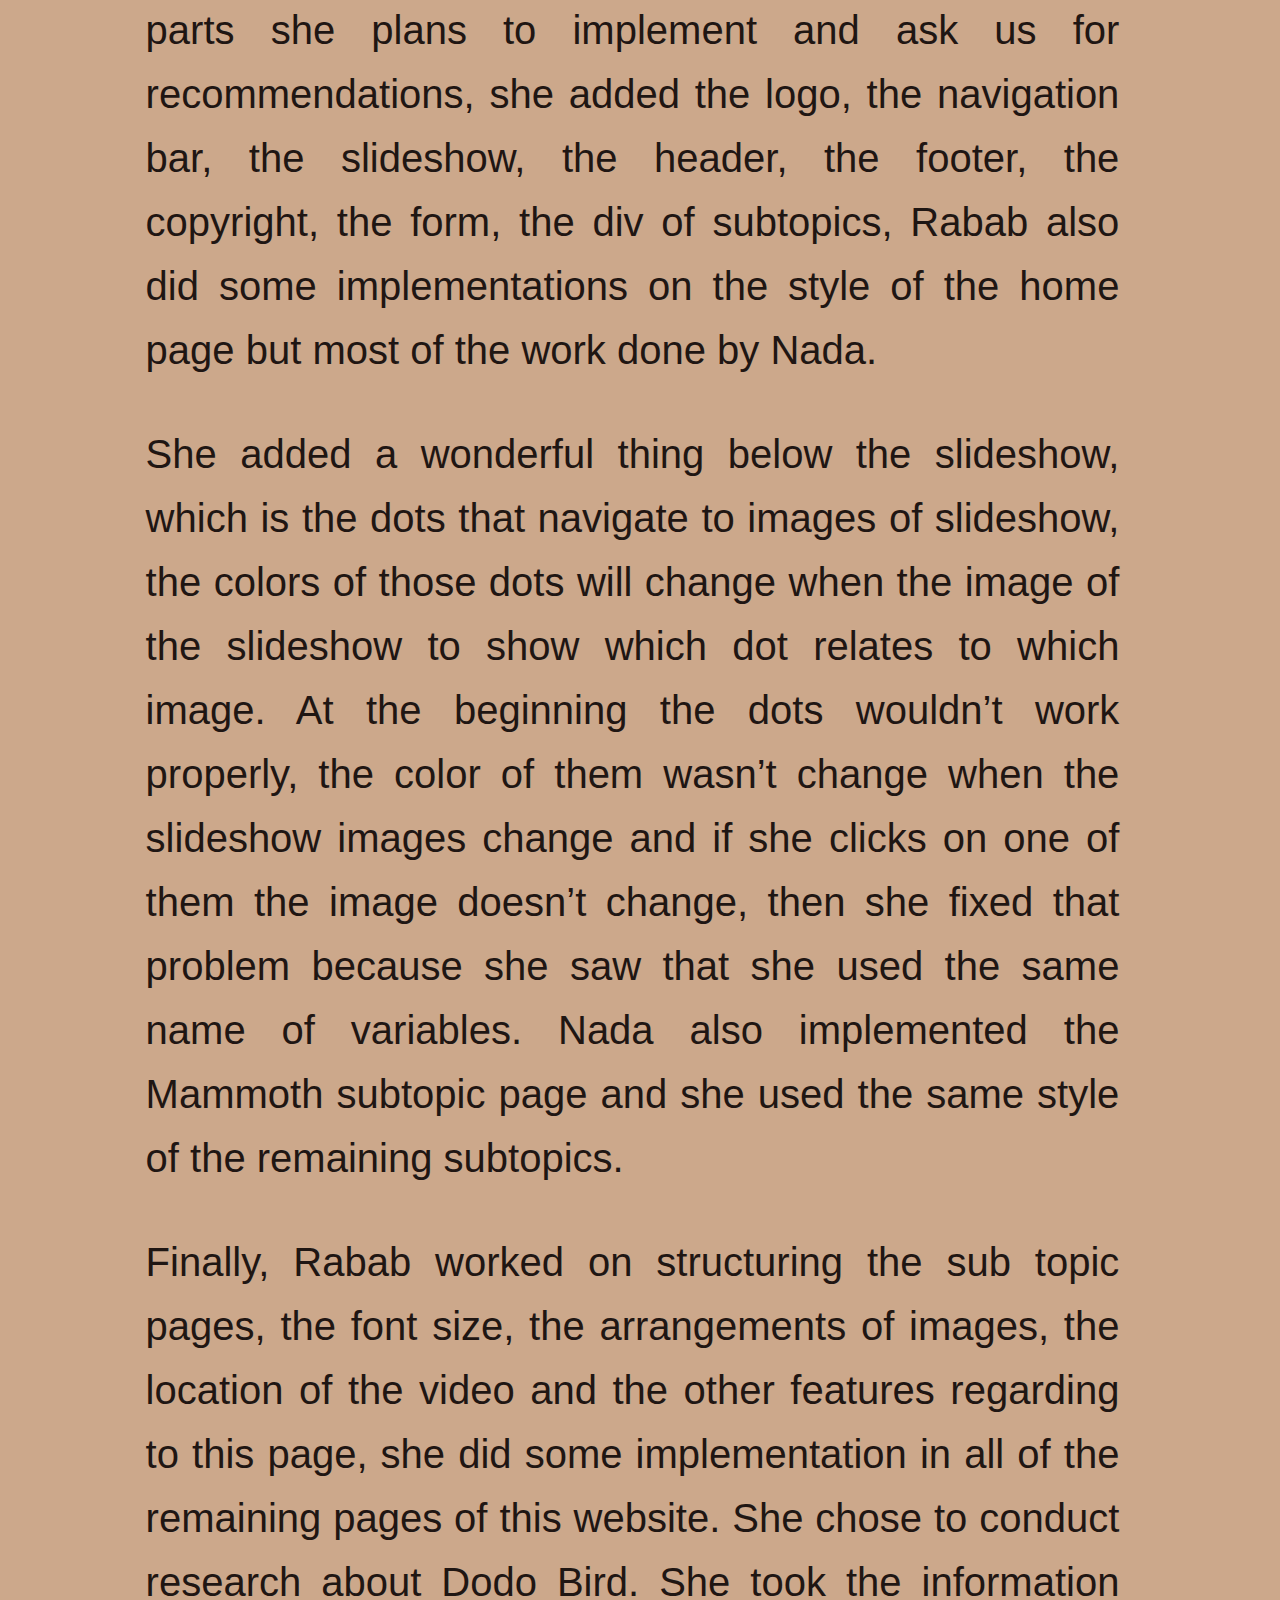
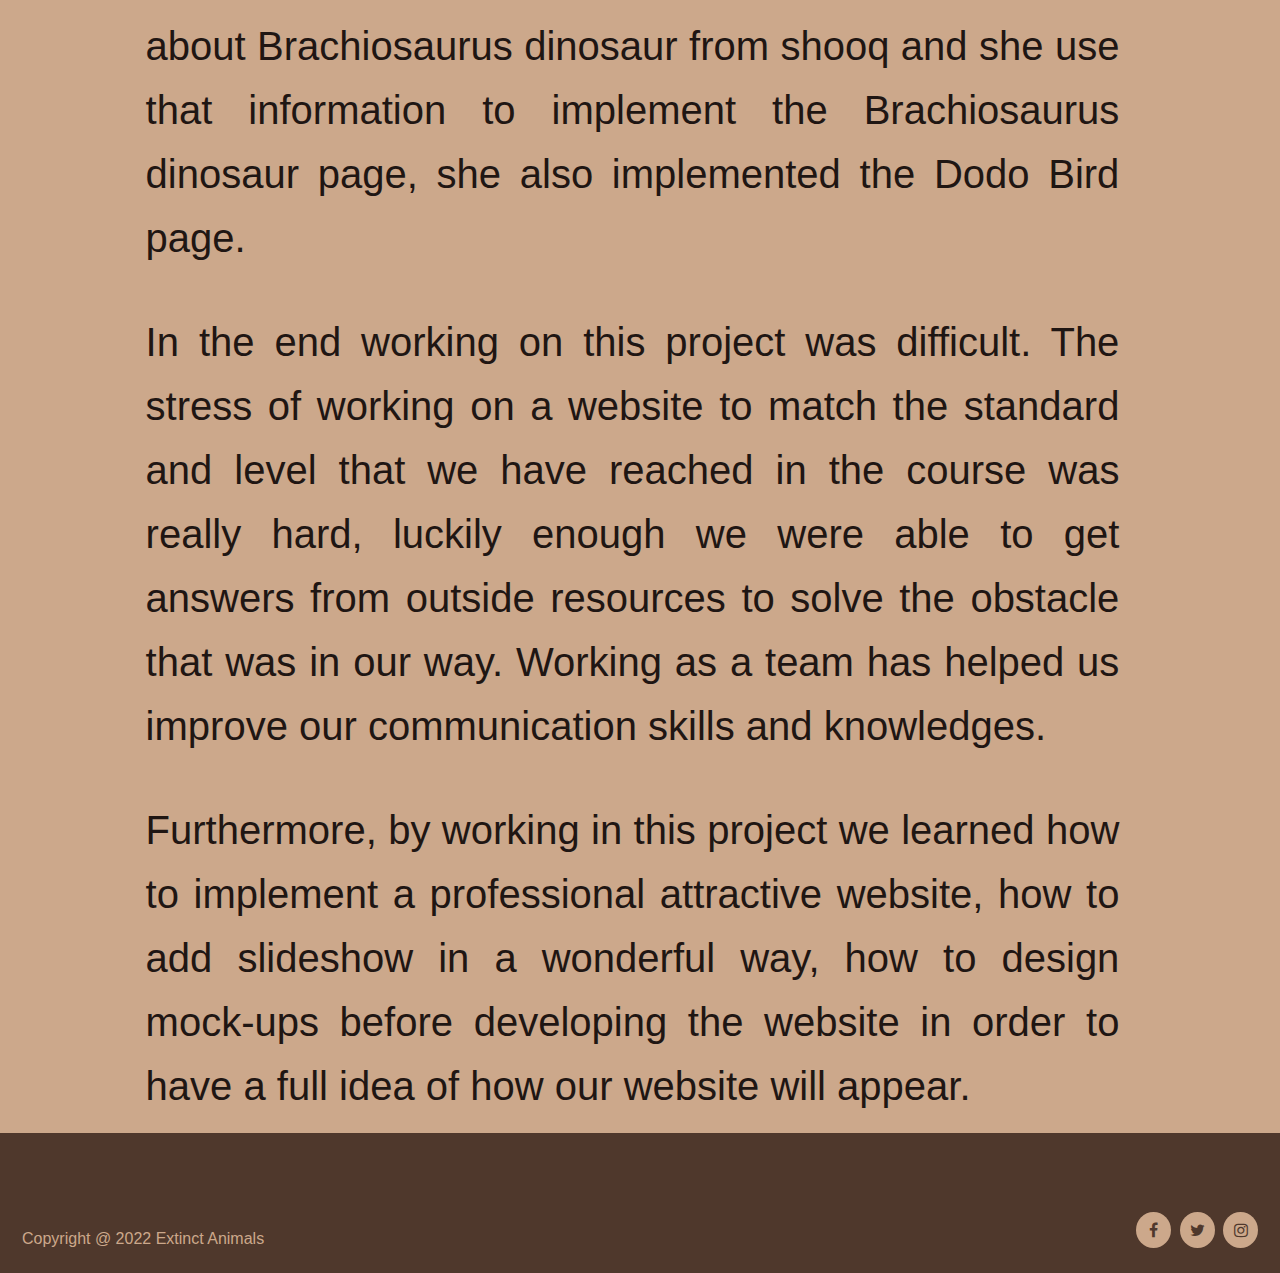
<file: Our Story.html>
<!--Resolution 1920x1080-->
<!--Shooq Janahi 202001753, Nada Alawadhi 202100024, Rabab Abbas 202203500-->
<html>
    <head>
        <title>Our Story</title>
        <link rel="stylesheet" href="style.css">
        <link rel="stylesheet" href="https://cdnjs.cloudflare.com/ajax/libs/font-awesome/4.7.0/css/font-awesome.min.css">
    </head>
    
    <body onload="DisplayName()">
        
        <div id="Header">
            <img src="images/logo.png" alt="Brontosaurus dinosaur logo">
            <div id="showname"></div>
            <div class="navbar">
                <a href="index.html">Home</a>
                <div class="dropdown">
                    <button class="dropbtn" onclick="DD_Function()">Extinct Animals</button>
                    <div class="dropdown-content" id="myDropdown">
                        <a href="Brachiosaurus.html">Brachiosaurus</a>
                        <a href="Mammoth.html">Mammoth</a>
                        <a href="dodo.html">Dodo</a>
                    </div>
                </div> 
                <a href="Making%20Of%20EA.html">Making of EA</a>
                <a href="Our%20Story.html">Our Story</a>
            </div>
        </div>
        
        <br>
          
<!--Shooq's code Start here-->
        <div id ="outer-container"><!--div for all-->
            
            <div id="sidebar"></div>
            
            <div id="content"><!-- content of sub topic-->
                
                <div id="subtitle">Our Story</div> <!--Title-->
                
                <p>
                    The content is promoted to people that are interested in history and discovering the heritage of the species that exist today such as how the mammoth and elephant. we also tried to promete it by adding pictures and videos considering the fact that most of the information was either taking from wikipedia or historical websites. We tried to make the content more appealing using those techniques.
                </p>
                <p>
                    Also, by adding social media platforms we can use twitter to share information and links and Instagram to share more pictures and videos, because it's an important part of marketing, when posting the content of our website in the social media accounts in which will increase the chance that the people can share it with others, and this is a free way of promotion for our website. also it's a great way to increase traffic to the our website  We make use of related keywords so, when the user wants to search for something our website has, he can easily find it. We used the exact names of the animals and the clear name of the website.
                </p>
                <p>
                    Adding slideshow images, videos and images within the text will encourage people to use and reuse our website, it's a kind of professional modern website. Furthermore, adding alt attributes to the images is very important which makes the website strong, alt is a title which describes the image and will help us to improve the accessibility of the website if a user for some reason cannot view it (because of slow connection, an error in the src attribute, or if the user uses a screen reader).
                </p>
                
                <p>
                    In order to encourage viewers to use our site we can promote every new content on social media by adding some sort of trailer and to promote them reuse our site we made a well design for our website, arranging the contents in proper way, using colors within the same range, make use of white space to attract the focus of the user, add line spaces between lines by using line-height attribute and let all the lines ends within the same column.
                </p>
                <p>
                    When designing the site future upgrades were taken to an account therefore, we added as much comments as necessary to explain each code line by line, also by separating the CSS, JavaScript and HTML from each other would make it easier to maintain and upgrade in the future. Also arranging the code like placing the tag and closing tag in the same column and using appropriate names for id and class will increase the developer’s maintainability.
                </p>
                <p>
                    In order to make the site accessible by viewers we decided to host it online therefore, the home page name was changed to “index.html”. In case of the high markup validity, we are confident that the site meets all of the requirements. We made sure that the website would meet the project requirement by following the instructions thoroughly. References were made, comments were added and the website layout was made using google drawing per the recommendation.

                </p>
                <!--working togother--> 
                <p>
                     We have conducted many meetings in order to create this website, in the first meeting we discussed about the topic to be chosen. shooq suggested many educational topics but we didn't agree with her, the idea was good but in order to apply it we need to add many web links to link to external websites, it's kind of complicated idea. Then she suggested to create a website of Brachiosaurus dinosaur, but Rabab said let us create a website about extinct animals, finally all of us agreed with her because of our love of history.
                </p>
                <p>     
                    There was some dispute in the layout of the website but thankfully we were able to overcome them. We worked together in choosing a layout that will satisfy all parties and also was able to distribute the work among us equally. Each individual chose a topic of her interest to research about.
                </p>
                
                <!--Shooq part--> 
                <p>
                   Firstly, when it comes to Shooq She designed the logo. She has also implemented the mock-ups along with justifications for the designs and code decisions and worked on the “Our Story” and “Making Of EA” pages. Shooq chose to research Brachiosaurus; her reasoning for showing interest in this particular animal is due to its size.
                </p>
                
                <!--Nada's part-->      
                <p>     
                    Secondly, Nada implemented the home page. The home page is the first page has to be done in order to do the remaining pages because it has the style of header, footer, it has the navigation bar, the logo, and other elements which needed to be static for the remaining pages. Nada plane to make the home page at the beginning with more challenges in order to make a professional website, she gets back to us in some parts she plans to implement and ask us for recommendations, she added the logo, the navigation bar, the slideshow, the header, the footer, the copyright, the form, the div of subtopics, Rabab also did some implementations on the style of the home page but most of the work done by Nada. 
                </p>
                <p>
                    She added a wonderful thing below the slideshow, which is the dots that navigate to images of slideshow, the colors of those dots will change when the image of the slideshow to show which dot relates to which image. At the beginning the dots wouldn’t work properly, the color of them wasn’t change when the slideshow images change and if she clicks on one of them the image doesn’t change, then she fixed that problem because she saw that she used the same name of variables. Nada also implemented the Mammoth subtopic page and she used the same style of the remaining subtopics.
                </p>
               
                
                <!--Rabab's part-->   
                <p>
                    Finally, Rabab worked on structuring the sub topic pages, the font size, the arrangements of images, the location of the video and the other features regarding to this page, she did some implementation in all of the remaining pages of this website. She chose to conduct research about Dodo Bird. She took the information about Brachiosaurus dinosaur from shooq and she use that information to implement the Brachiosaurus dinosaur page, she also implemented the Dodo Bird page.
                </p>

                <!--final thought's on the project-->
                <p>
                    In the end working on this project was difficult. The stress of working on a website to match the standard and level that we have reached in the course was really hard, luckily enough we were able to get answers from outside resources to solve the obstacle that was in our way. Working as a team has helped us improve our communication skills and knowledges.
                </p>
                <p id="lastparagraph">
                    Furthermore, by working in this project we learned how to implement a professional attractive website, how to add slideshow in a wonderful way, how to design mock-ups before developing the website in order to have a full idea of how our website will appear.  
                </p>
                
            </div>
            
            <div id="sidebar2"></div>
    
        </div> 
<!--end here-->
        
        <div id="Footer">
            <br>
            <span id="copyright">Copyright @ 2022 Extinct Animals</span>
            <div id="Social_Media">
                <a href="https://www.facebook.com/" class="fa fa-facebook"></a>
                <a href="https://twitter.com/" class="fa fa-twitter"></a>
                <a href="https://www.instagram.com/" class="fa fa-instagram"></a>
            </div>
        </div>
    </body>
    
    
    <script src="script.js"></script>
</html>
</file>
<file: style.css>
/*Resolution 1920x1080
Shooq Janahi 202001753, Nada Alawadhi 202100024, Rabab Abbas 202203500*/
html 
    {
        scroll-padding-top: 160px;
    }
* 
    {
        box-sizing:border-box
    }
body
    {
        background-color: #cca88b;
        margin: 0; 
        color: #1f1613;
        min-height: 100vh;
        display: flex;
        flex-direction: column;
        font-family: arial; 
    }

/*Header*/
#Header/*header container*/
    {
        font-family: Arial;
        position: sticky;
        top: 0;
        z-index: 1;
        background-color: #4f382c;
        width: 100%;
        height: 140px;
    }
    #Header img/*logo style*/
        {
            height: 100%;
            width: ;
            padding-bottom: 10px;
            position: relative;
            left: 20px;
        }
    #showname
        {
            position:absolute;
            top:0;
            right:0;
            clear: both;
            
            color: #cca88b;
            width: inherit;
            padding: 14px 40px;
            font-size: 20px;
        }
    .navbar /* navigation bar style*/
        {
            position:absolute;
            bottom:0;
            right:0;
        }
    .navbar a /*navigation hyperlink style*/
        {
            float: left;
            font-size: 25px;
            color: #cca88b;
            text-align: center;
            padding: 14px 40px;
            text-decoration: none;
        }
    .dropdown /*dropdown container div style*/
        {
            float: left;
            overflow: hidden;
        }
    .dropdown .dropbtn /*dropdown container + bottun style*/
        {
            cursor: pointer;
            font-size: 25px;
            border: none;
            outline: none;
            color: #cca88b;
            padding: 14px 40px;
            background-color: inherit;
            font-family: inherit;
            margin: 0;
        }
    .navbar a:hover, .dropdown:hover .dropbtn, .dropbtn:focus /*hover style*/
        {
            background-color: #755845;
        }
    .dropdown-content /*dropdown content style (sub topics links)*/
        { 
            display: none;
            position: absolute;
            background-color: #f9f9f9;
            min-width: 140px;
            box-shadow: 0px 8px 16px 0px rgba(0,0,0,0.2);
            z-index: 1;
        }
    .dropdown-content a /*dropdown content (hyperlink) style (sub topics links)*/
        { 
            float: none;
            color: black;
            padding: 12px 69px 12px 20px;
            text-decoration: none;
            display: block;
            text-align: left;
        }
    .dropdown-content a:hover /*dropdown content (hyperlink:hover) style (sub topics links)*/
        {
            background-color: #ddd;
        }
    .show /*when clicking dropdown bottun show dropdown menu*/
        {
            display: block;
        }

/* Slideshow*/
.Slideshow_Container /* Slideshow container style*/
    {
        clear:both; 
        position: relative;
    }
    .MySlides /*each picture with its description div style*/
        {
            display: none;
            width:100%;
            max-height:1000px;
            margin:auto;
            position: relative;
        }
            .slideshow-img /*slideshow images style*/
                {
                    vertical-align: middle;
                    height: 800px;
                    width: 100%;
                }
            .prev, .next /* Next & previous buttons style*/
                {
                    cursor: pointer;
                    position: absolute;
                    top: 50%;
                    width: auto;
                    margin-top: -22px;
                    padding: 16px;
                    color: white;
                    font-weight: bold;
                    font-size: 18px;
                    transition: 0.6s ease;
                    border-radius: 0 3px 3px 0;
                    user-select: none;
                }
            .next /* Position the "next button" to the right */
                {
                    right: 0;
                    border-radius: 3px 0 0 3px;
                }
            .prev:hover, .next:hover /*Next & previous buttons On hover style*/
                {
                    background-color: rgba(0,0,0,0.8);
                }
            .content /* Caption text style*/
                {
                    position: absolute;
                    bottom: 0;background: rgb(0, 0, 0); /* Fallback color */
                    background: rgba(0, 0, 0, 0.5); /* Black background with 0.5 opacity */
                    color: #f1f1f1;
                    width: 100%;
                    padding: 20px;
                }
            .Number_Text /* Number text (1/6 etc) style*/
                {
                        color: #f2f2f2;
                        font-size: 20px;
                        padding: 12px 16px;
                        position: absolute;
                        top: 0;
                    }
            .fade /* Fading animation *//*www.w3schools.com*/
                {
                    animation-name: fade;
                    animation-duration: 1.5s;
                }
            @keyframes fade /*www.w3schools.com*/
                {
                    from {opacity: .4} to {opacity: 1}
                }

/*slide show dots*/
#div-dot/* The dots/bullets style */
    {
        text-align: center;
    }
    .dot 
        {
            cursor: pointer;
            height: 10px;
            width: 10px;
            margin: 0 2px;
            background-color: #bbb;
            border-radius: 50%;
            display: inline-block;
            transition: background-color 0.6s ease;
        }
    .active, .dot:hover 
        {
            background-color: #717171;
        }

/*sub topics*/
#Subs/*sub topics container style*/
    {
        min-height: 400px;
        width: 100%;
        align-items: center;
        display: flex;
        justify-content: center;
    }
    .Sub_topics/*each sub topic div style*/
        {
            background-color:#755845;
            min-height:520px;
            width:380px;
            margin:80px 80px;
            color: #1f1613;
            font-size: 24px;
            line-height: 35px;
            word-spacing: 2px;
            border: 5px solid #755845;
            border-radius: 1em;
        }
        .Sub_topics img/*sub topics images style*/
            {
                width: 100%;
                height: 320 ;
                /*border: 2px solid #755845;*/
                border-radius: 1em;
            }
        p.introduction
            {

                margin-left: 0.4em;
                margin-right: 0.4em;
                text-align: justify;
                text-justify: inter-word;        

            }
        .Sub_topics a/*Read more style*/
            {
                color: #cca88b;
                text-decoration: none;
            }
        .Sub_topics a:hover/*Read more (on hover) style*/
            {
                text-decoration: underline;
            }
        p.subs_titles/*sub topics title style*/
            {
                font-weight: bold;
                font-size: 28px;
                text-align: center;
                margin: 10px;
            }

/*Form*/
#Form_container/*form container style*/
    {
        background-image: url(images/img7.png);
        background-repeat: no-repeat;
        background-size: cover;
        align-items: center;
        display: flex;
        justify-content: center;
        height: 550px;
        width: 100%;
    }
    #Form/*form style*/
        {
            background-color: white;
            border-radius: 1em;
            color: #333;
            line-height: 1.8;
            width: 360px;;
            padding: 24px 36px  ;
        }
    @supports (-webkit-backdrop-filter: none) or (backdrop-filter: none) /*www.w3schools.com*/
        {
            #Form 
                {
                -webkit-backdrop-filter: blur(10px);
                backdrop-filter: blur(10px);
                background-color: rgba(255, 255, 255, 0.5);
                }
        }
        #Form_title
            {
                font-size: 30px;
                margin: 19px 0px;
            }
        #Form label
            {
                font-size: 25px;
            }
        #Form input
            {
                font-size: 19px;
            }
        #Form_respond
            {
                font-size: 22px;
                color: BB0000; /*9A0000;/*#790001;*//*#5A0004;*/
            }

/*Footer*/
#Footer/*footer container style*/
    {
        background-color: #4f382c;
        height: 140px;
        position: relative;
        margin-top: auto;
    }
    #copyright/* copyrights style*/
        {
            position:absolute;
            bottom:20;
            left: 20;
            color: #cca88b;
            margin: 5px 2px;
        }
    #Social_Media/*social media div style*/
        {
            position:absolute;
            bottom:20;
            right: 20;
        }
    .fa /*social media icons style*/
        {
            margin: 5px 2px;
            padding: 10px;
            font-size: 30px;
            width: 35px;
            text-align: center;
            text-decoration: none;
            background: #cca88b;
            color: #4f382c;
            border-radius: 50%;
        }
    .fa:hover /*social media (on hover) icons style*/
        {
            opacity: 0.7;
        }


/*--------------------------------Start of the sup topics style----------------------------------------------*/

#outer-container 
    {
        display: table;
        width: 100%;
        height: 100%;
        
        text-align: justify;
        text-justify: inter-word; 
        line-height:1.6em;
        font-size: 2.5em; 
    }

    #sidebar
        {
            display: table-cell;
            width: 10%;
            vertical-align: top;
        }

    #content 
        {
            display: table-cell;
            width: 78%;
            vertical-align: top;
            padding: 0px 30px 15px 15px; 
        }
        #subtitle
            { 
                /*determine the size of the sub topic title in sub topic pages*/
                font-size: 1.9em;
                font-weight: bold;
                padding: 30px 0px;
                margin: 20px 0px;
            }
        .vertical_img/*images in sub page         380x350        */
            {
                height: 380px;
                width: 350px;
                border: 1px solid;
                border-radius: 1em;
            }
        .horizontal_img/*images in sub page         260x480        */
            {
                height: 260px;
                width: 480px;
                border:1px solid;
                border-radius: 0.4em;
            }
        .right_img/*images in sub page         float right        */
            {
                margin-left: 1em;
                float: right;
            }
        .left_img/*images in sub page         float left        */
            {
                margin-right: 1em;
                float: left;
            }
        #video1/*To add space between the bottom of the video and the footer*/
            { 
                margin-top: 3em; 
                margin-bottom: 3em; 
                text-align: center;
            }
            video
                {
                    /*determine the size of the video*/
                    width: 60%;	
                    /*To make round corner of the video*/
                    border-radius: 1em;    
                 }

    #sidebar2
        {
            display: table-cell;
            width: 10%;
            vertical-align: top;
        }

/*------------------------------------Start of the Making of EA style-------------------------------------------------*/

.LogoSize/*to change the size of the logo in the making of page*/
    {
        height: 240px;
        width: 210px;
        border:1px solid;
    }



    /*---------------------- Responsive --------------------------------------*/
    /* Responsive Design */

@media (max-width: 1200px) {
    /* General adjustments for medium screens (laptops, tablets in landscape) */
    .Sub_topics {
        width: 300px;
        margin: 40px;
    }
    .navbar a, .dropdown .dropbtn {
        font-size: 20px;
        padding: 10px 20px;
    }
    #Header {
        height: 100px;
    }
    #Header img {
        height: 80px;
    }
    .slideshow-img {
        height: 600px;
    }
}

@media (max-width: 768px) {
    /* Adjustments for tablets in portrait and smaller laptops */
    #Header, #Footer {
        height: 80px;
    }
    #Header img {
        height: 60px;
    }
    .navbar a, .dropdown .dropbtn {
        font-size: 18px;
        padding: 8px 10px;
    }
    .Sub_topics {
        width: 80%;
        margin: 20px auto;
    }
    .slideshow-img {
        height: 400px;
    }
    #Form {
        width: 80%;
        padding: 20px;
    }
}

@media (max-width: 480px) {
    /* Mobile adjustments */
    .navbar {
        position: static;
        display: flex;
        flex-direction: column;
        text-align: center;
    }
    .navbar a, .dropdown .dropbtn {
        padding: 10px;
        font-size: 16px;
    }
    #Header, #Footer {
        height: 60px;
    }
    #Header img {
        height: 40px;
    }
    .Sub_topics {
        width: 90%;
        margin: 10px auto;
    }
    .slideshow-img {
        height: 300px;
    }
    .content {
        font-size: 16px;
    }
    .fa {
        font-size: 24px;
    }
    #Form {
        width: 90%;
        padding: 15px;
    }
    #Form label, #Form_title {
        font-size: 18px;
    }
}
</file>
